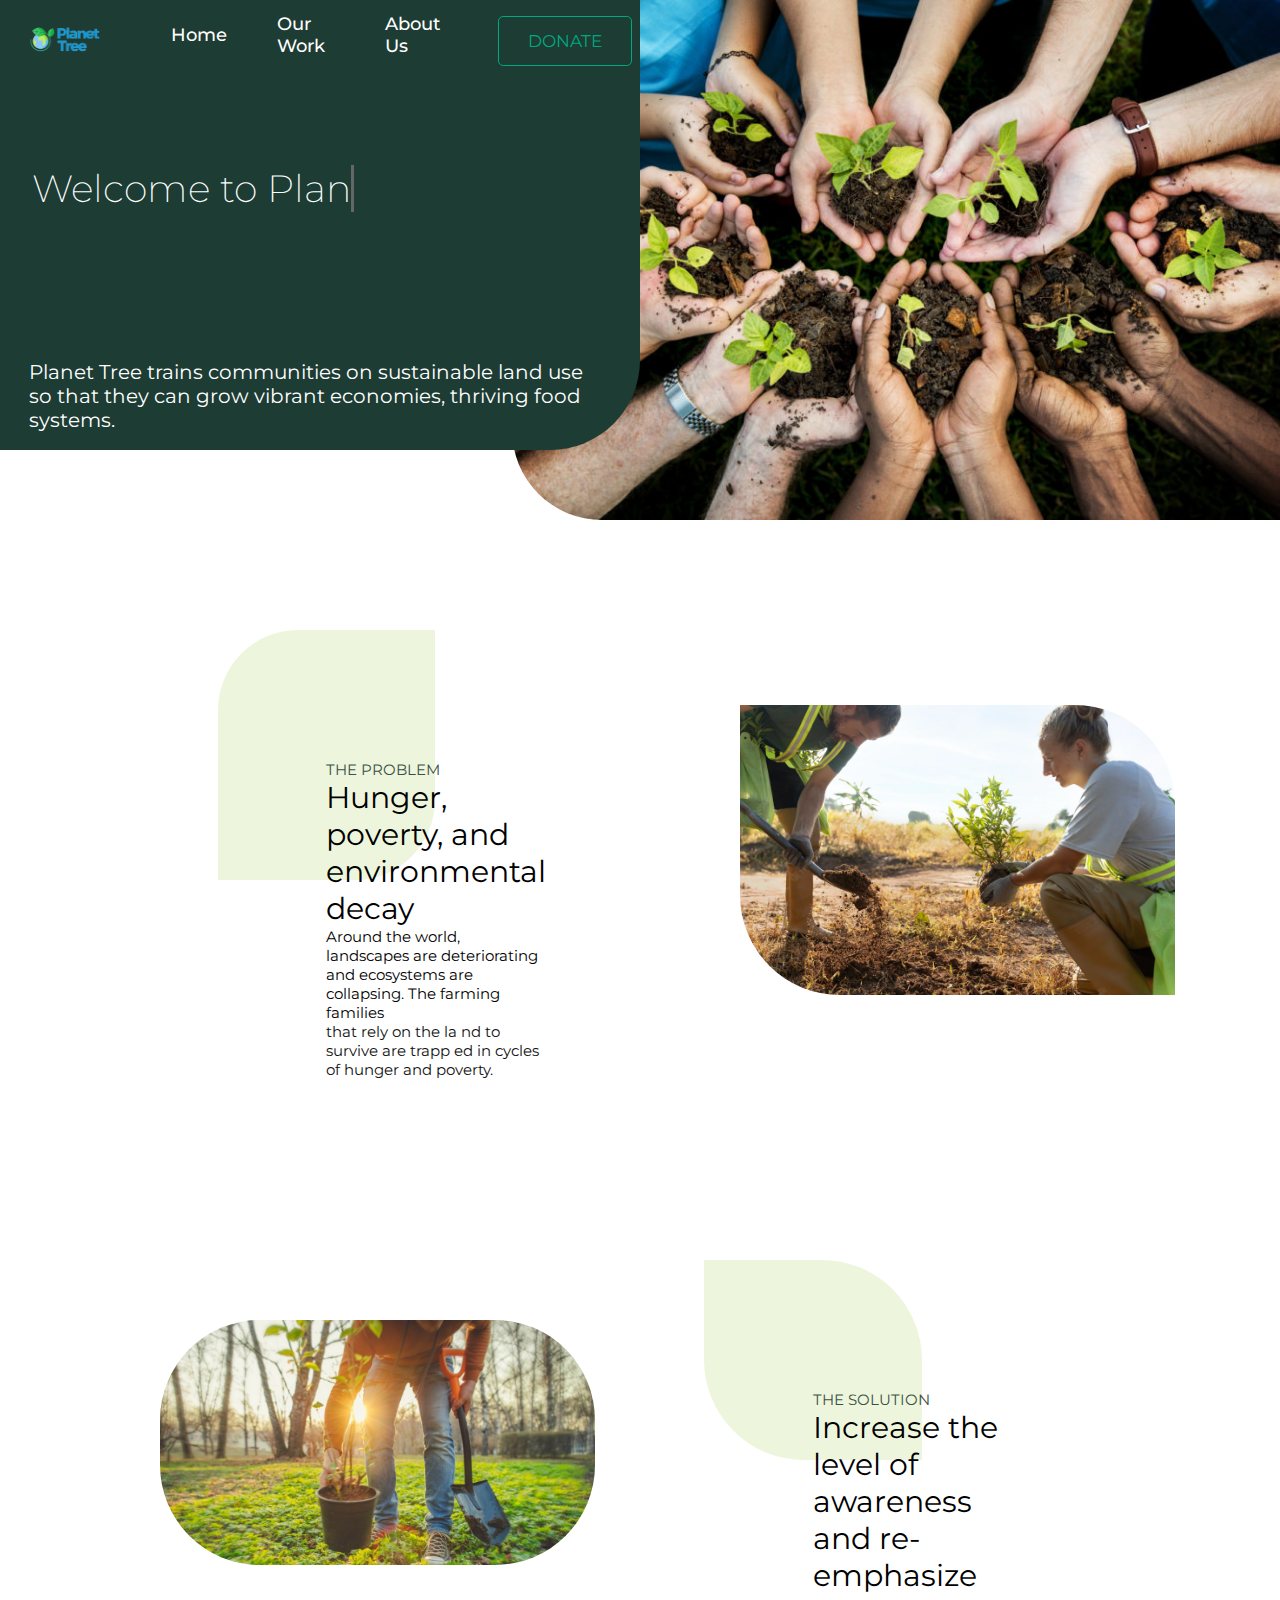
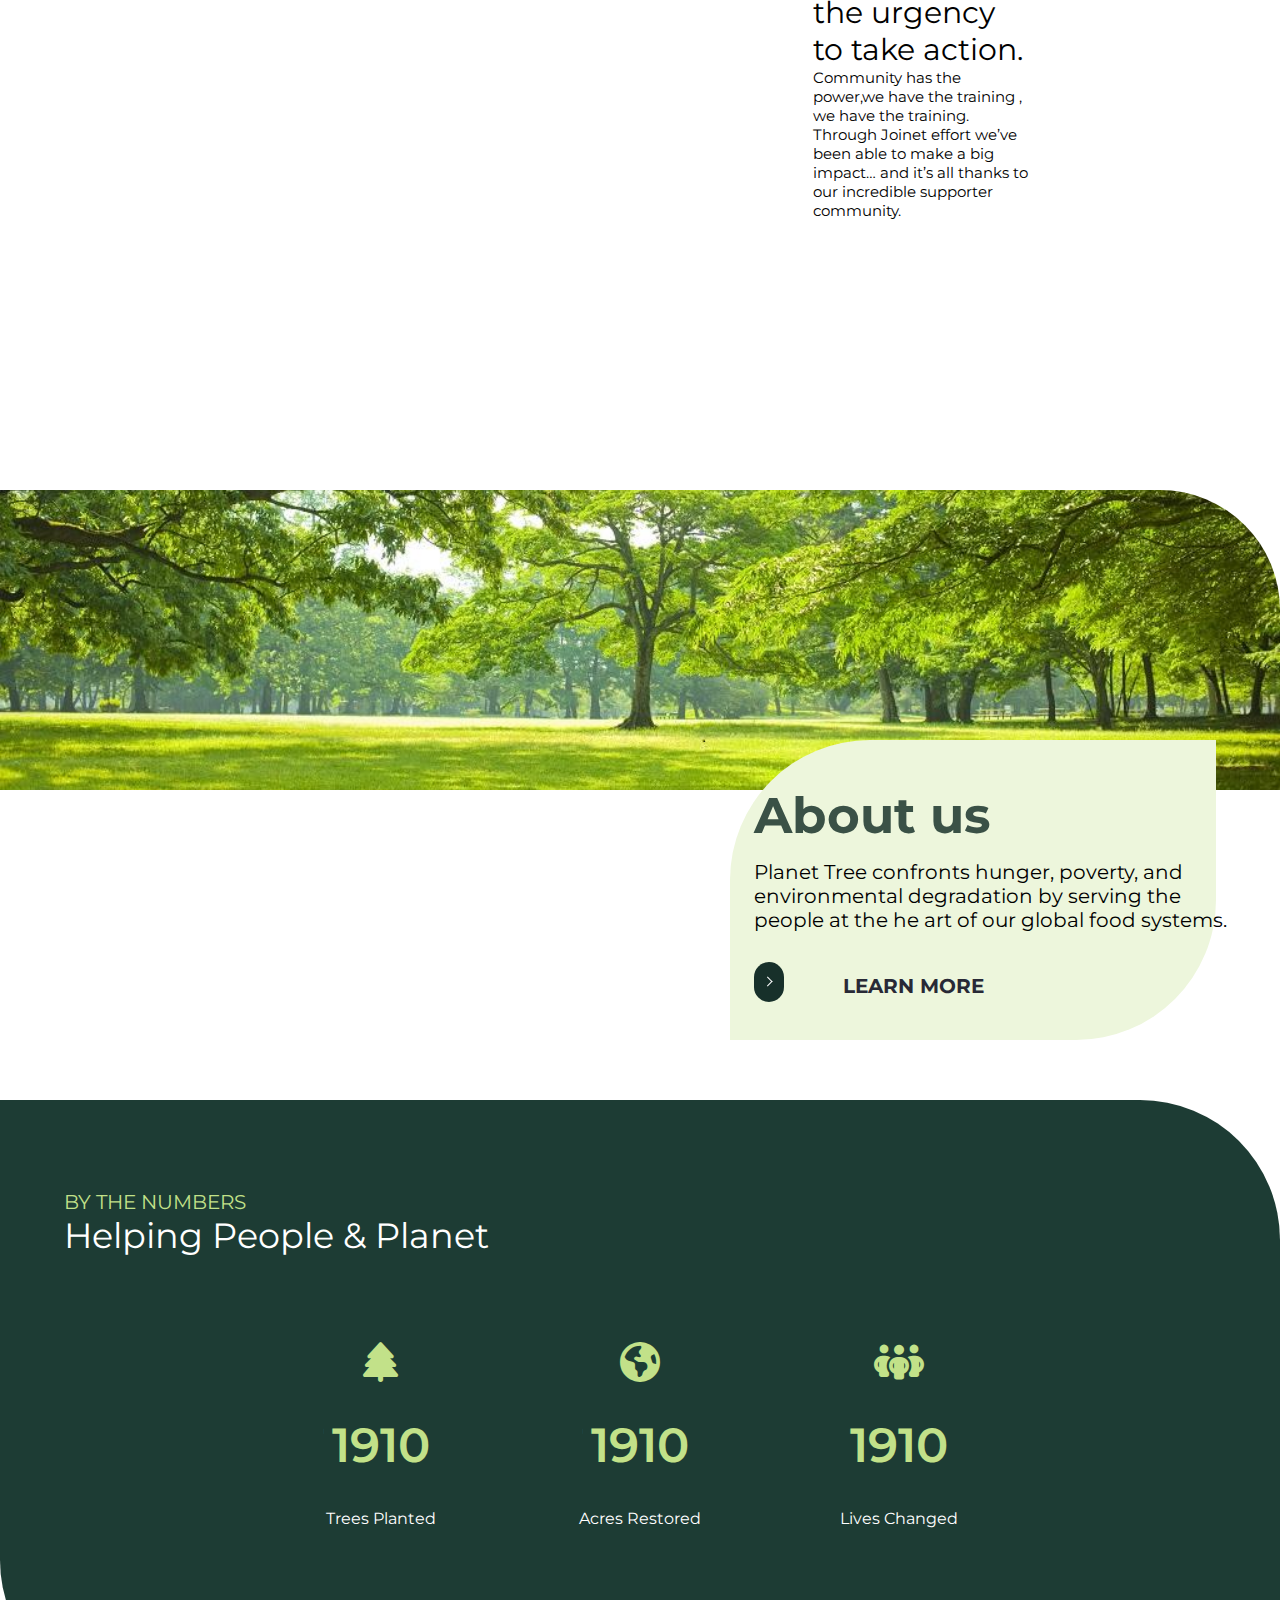
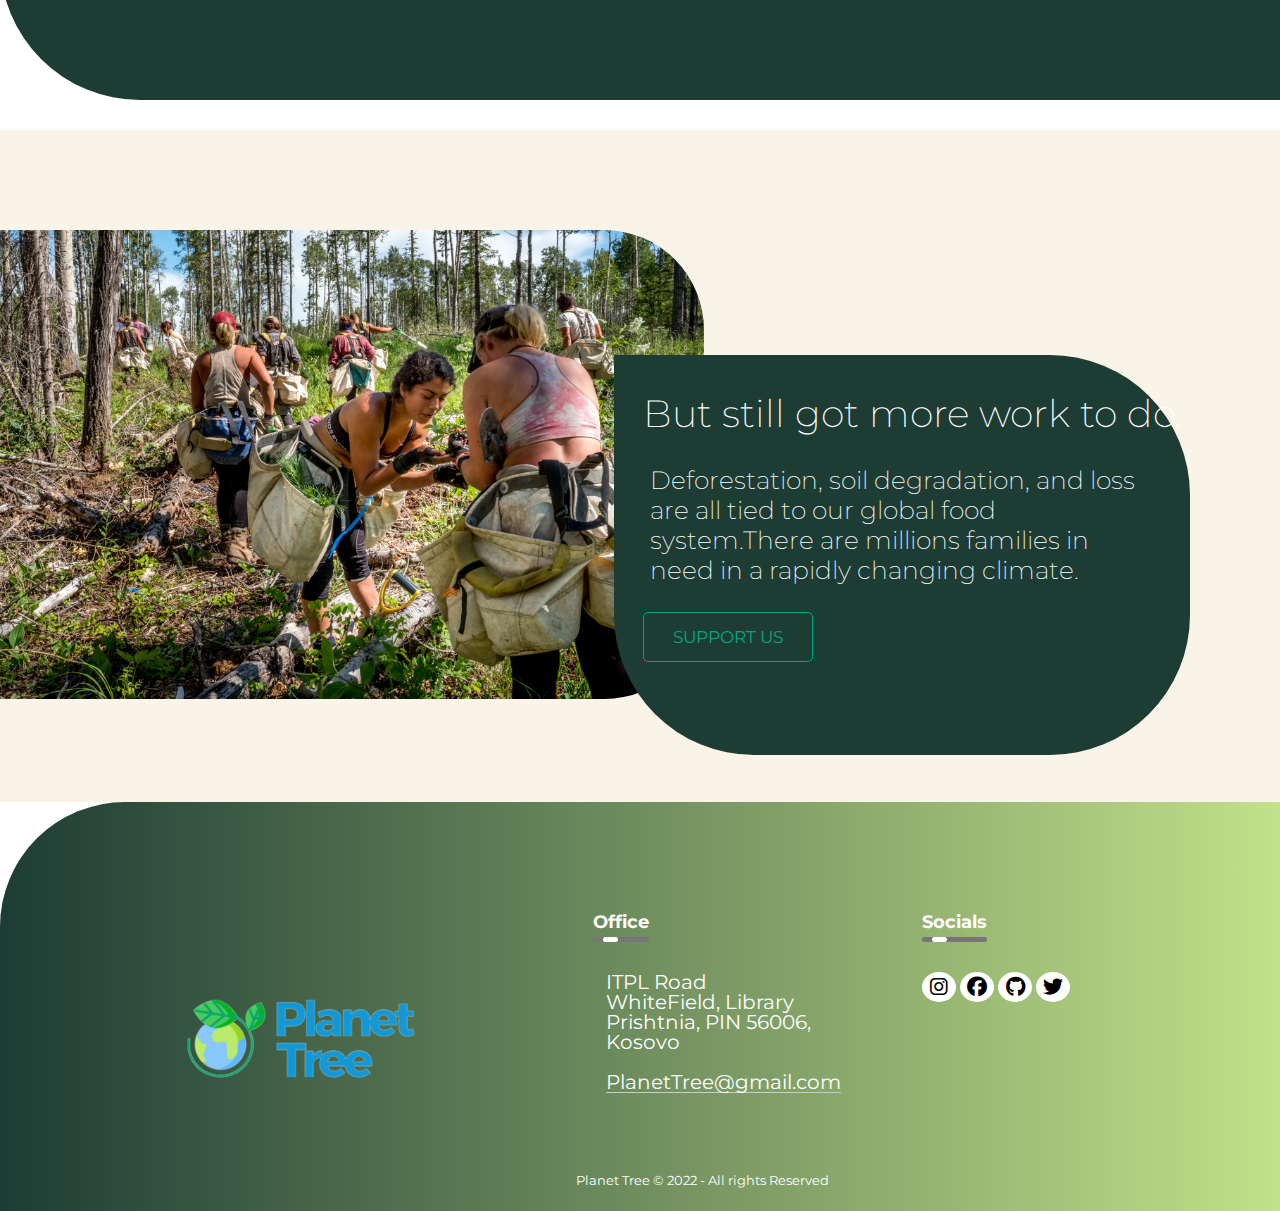
<file: index.html>
<!DOCTYPE html>
<html lang="en">
<head>
    <meta charset="UTF-8">
    <meta http-equiv="X-UA-Compatible" content="IE=edge">
    <meta name="viewport" content="width=device-width, initial-scale=1.0">
    <title>Planet Tree</title>
<link rel="stylesheet" href="style.css">
<link rel="stylesheet" href="https://cdnjs.cloudflare.com/ajax/libs/font-awesome/6.2.0/css/all.min.css">
<script src="jquery-3.6.3.js">

</script>
</head>
<body>
 
<!-- NAV BAR -->

<div class="green_div">
    <nav class="navbar">
        
        <a href="index.html" class="nav-logo"><img src="images/plt_logo.png" class="logo"></a>
        
        <ul class="nav-menu">
            <li class="nav-item">
                <a href="index.html" class="nav-link">Home</a>
            </li>
            <li class="nav-item">
                <a href="ourwork.html" class="nav-link">Our Work</a>
            </li>
            <li class="nav-item">
                <a href="about.html" class="nav-link">About Us</a>
            </li>
            <li class="nav-item">
               
            </li>
            
        </ul>
        <div class="hamburger">
            <span class="bar" ></span>
            <span class="bar"></span>
            <span class="bar"></span>
        </div> 
        <a href="donate.html"><button class="button2"> Donate
        </button></a>
</nav>

<link href="https://fonts.googleapis.com/css?family=Raleway:200,100,400" rel="stylesheet" type="text/css" />
<h1>Welcome to
  <span
     class="txt-rotate"
     data-period="2000"
     data-rotate='[ "Planet Tree", "The place that helps everyone."]'></span>
</h1>
<div class="short-text">
<p>Planet Tree  trains communities on sustainable land use so that they can grow vibrant economies, thriving food systems.</p>      
</div>
</div>
</body>
<img src="images/trees-for-the-future.jpg" class="tree-person">
<!-- SECTION 1 -->

<section class="sec1">
        <div class="sec1_div"> 
            <p class="p_1">THE PROBLEM</p>
            <p class="p_2"> Hunger, poverty, and environmental decay </p>
            <p class="p_3" >Around the world, landscapes are deteriorating and ecosystems are collapsing. The farming families </p><p class="p_3-1"> that rely on the la
                nd to survive are trapp
                ed in cycles of hunger and poverty. </p>
            <div class="div-image">
                <img src="images/plant-tree.webp" class="img-size">
            </div>
        </div>
    
    </section>

 
<!-- SECTION 2 -->
    <section class="sec2">
        <div class="sec2_div"> 
            <p class="p1_1">THE SOLUTION</p>
            <p class="p1_2"> Increase the level of awareness and re-emphasize the urgency to take action. </p>
            <p class="p1_3" >Community has the power,we have the training , we have the training.  Through Joinet effort  we’ve been able to make a big impact… 
                and it’s all thanks to our incredible supporter community. </p>
            <div class="div-image">
                <img src="images/tree-planter.jpg" class="img-size1">
            </div>
        </div>
    
    </section>
    
    
    <!--SECTION 3  -->
    
    <section class="sec3">
        <div class="sec3_div">
            <img src="images/trees.jpg" class="img_div3" >
            </div>
              <div class="sec3-div">
              <p class="sec-font1"> About us </p>
              <p class="sec3-p">Planet Tree confronts hunger, poverty, and environmental degradation by serving the people at the he
                art of our global food systems.</p>
             <a href="about.html"><button class="learn-more" >
                <span class="circle" aria-hidden="true">
                <span class="icon arrow"></span>
                </span>
                <span class="button-text">Learn More</span>
              </button></a> 
            </div>
            </div>
        
    </section>

    <!-- SECTION 4 -->

    <section class="sec4">
        <div class="sec4_div">
            <div class="align-by">
                <p class="p_4-1">BY THE NUMBERS</p>
                <p  class="p_4-2">Helping People & Planet</p></div>
            <!-- PJESA E JAVASCRIPT PER NUMBRAT -->
            <div class="wrapper">
                <div class="container">
        <i class="fa-solid fa-tree"></i><!-- Kjo osht nje ikone qe e kom gjet ne Font Awesome  -->
        <span class="num" data-val="23000">000000</span>
         <span class="text"> Trees Planted</span>
    </div>
    
    <div class="container">
        <i class="fa-solid fa-earth-americas" ></i>
         <span class="num" data-val="7100">0000</span>
         <span class="text">Acres Restored</span>
    </div>
    <div class="container">
        <i class="fa-solid fa-people-group"></i>
         <span class="num" data-val="3320">0000</span>
         <span class="text">Lives Changed</span>
    </div>    
</div>
</div>
</section>
 
<!-- SECTION 5 -->

<section class="sec5">
    <img src="images/tree-planter1.jpg" class="tree-img2">
    <div class="sec5-div">
        <h1 class="h1_sec5">But still got more work to do.</h1>
        <div class="sec5-short">
        <h1 class="h1-sec5-1">Deforestation, soil degradation, and  loss are all tied to our global food system.There are millions  families in need in a rapidly changing climate.</h1>
    </div>
        <a href="donate.html"> <button class="button1"> Support Us
        </button></a>
    </div>
</section>



<!-- FOOTER -->
   
<footer>
    <div class="row">
        <div class= "col">
            <img src="images/plt_logo.png" class= "logo1">
            <p> </p>
        </div>
        <div class="col">
            <h3>Office <div class="underline"><span></span></div></h3>
            <p>ITPL Road</p>
            <p>WhiteField, Library</p>
            <p>Prishtnia, PIN 56006, Kosovo</p>
            <p class="email-id">PlanetTree@gmail.com</p>
        </div>
   
        <div class="col">
            <h3>Socials  <div class="underline"><span></span></div></h3>
            <div class="social-icons">
            <a href="https://www.instagram.com/diellgovori/"> <i class="fa-brands fa-instagram"></i></a>
            <a href="https://www.facebook.com/diell.govori.5"><i class="fa-brands fa-facebook" style="display:inline-block"></i></a>
            <a href="https://github.com/Diell-developer"><i class="fa-brands fa-github"></i></a>
           <a href="#"><i class="fa-brands fa-twitter"></i></a>
        </div>
    </div>
    <p class="copyright">Planet Tree ©  2022 - All rights Reserved</p> 
</div>
    
</div>


</footer>


<script src="app.js">
 </script>
</body>
</html>
</file>
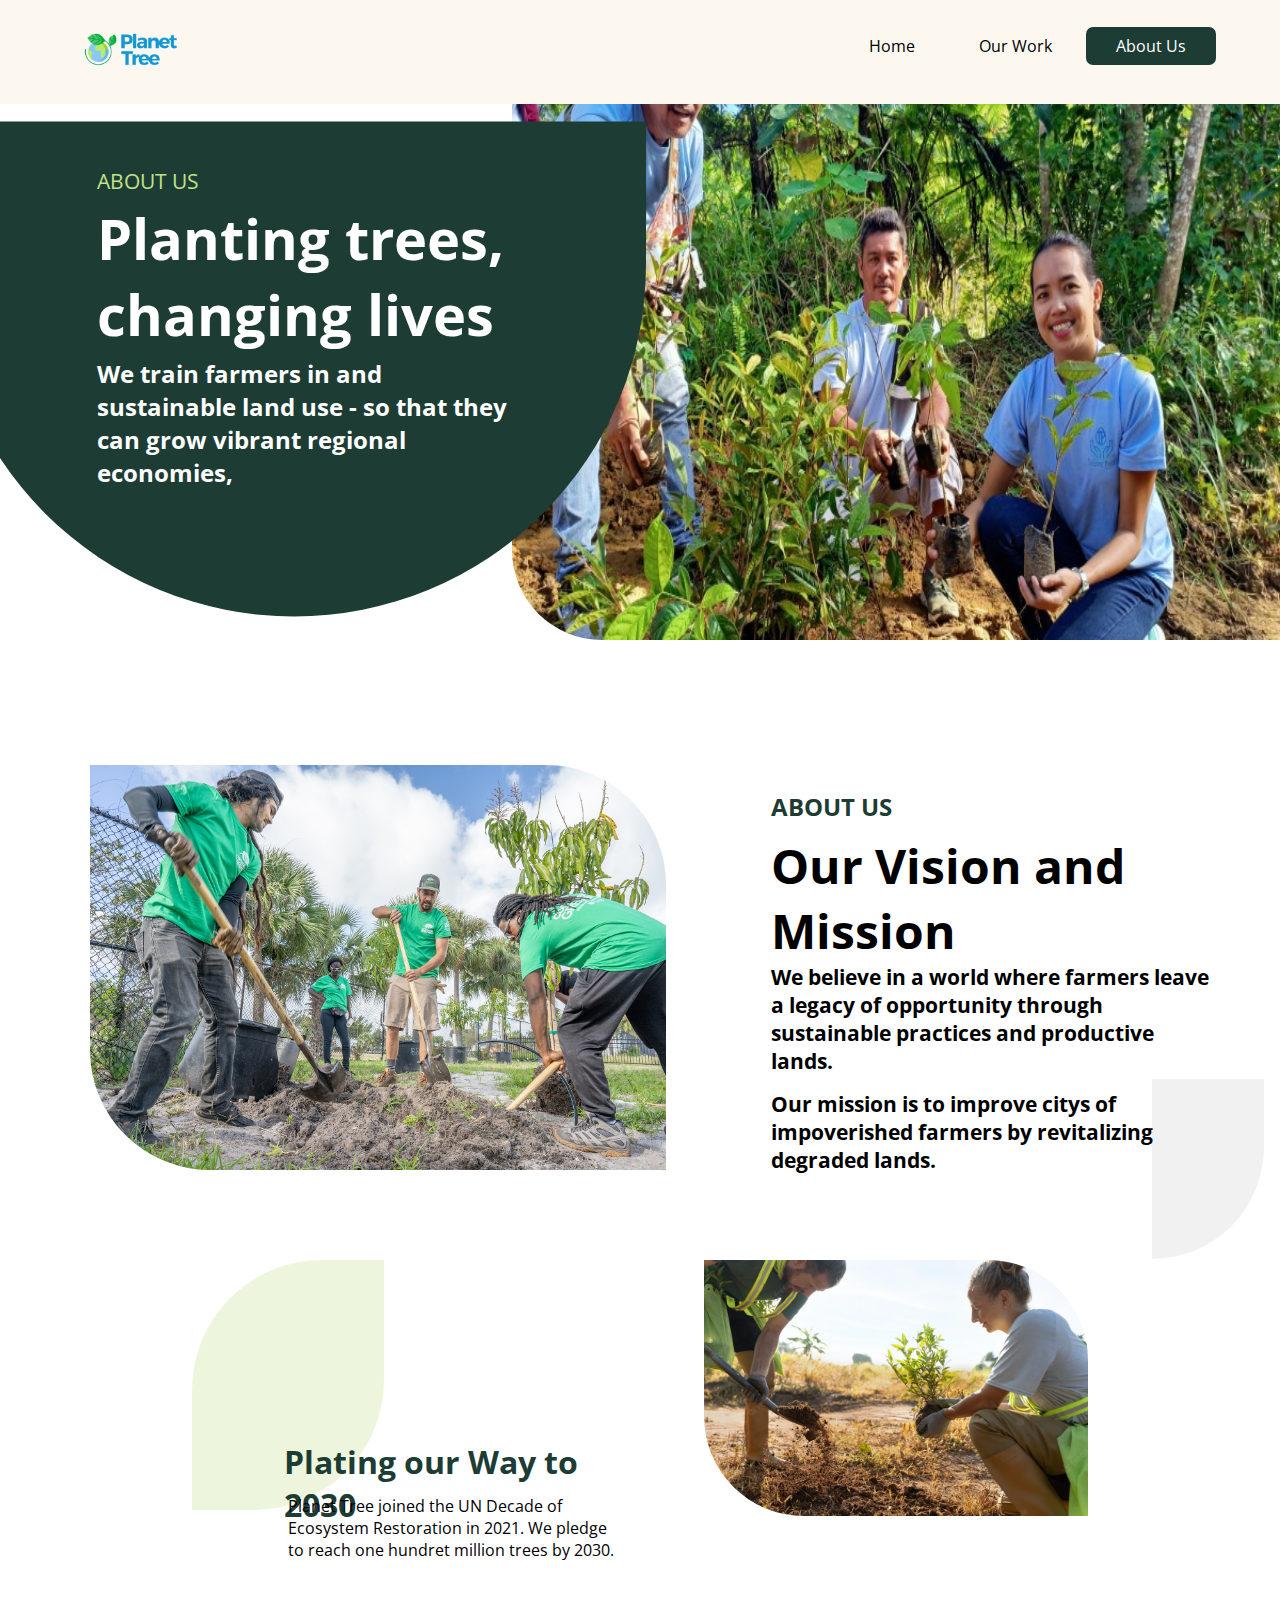
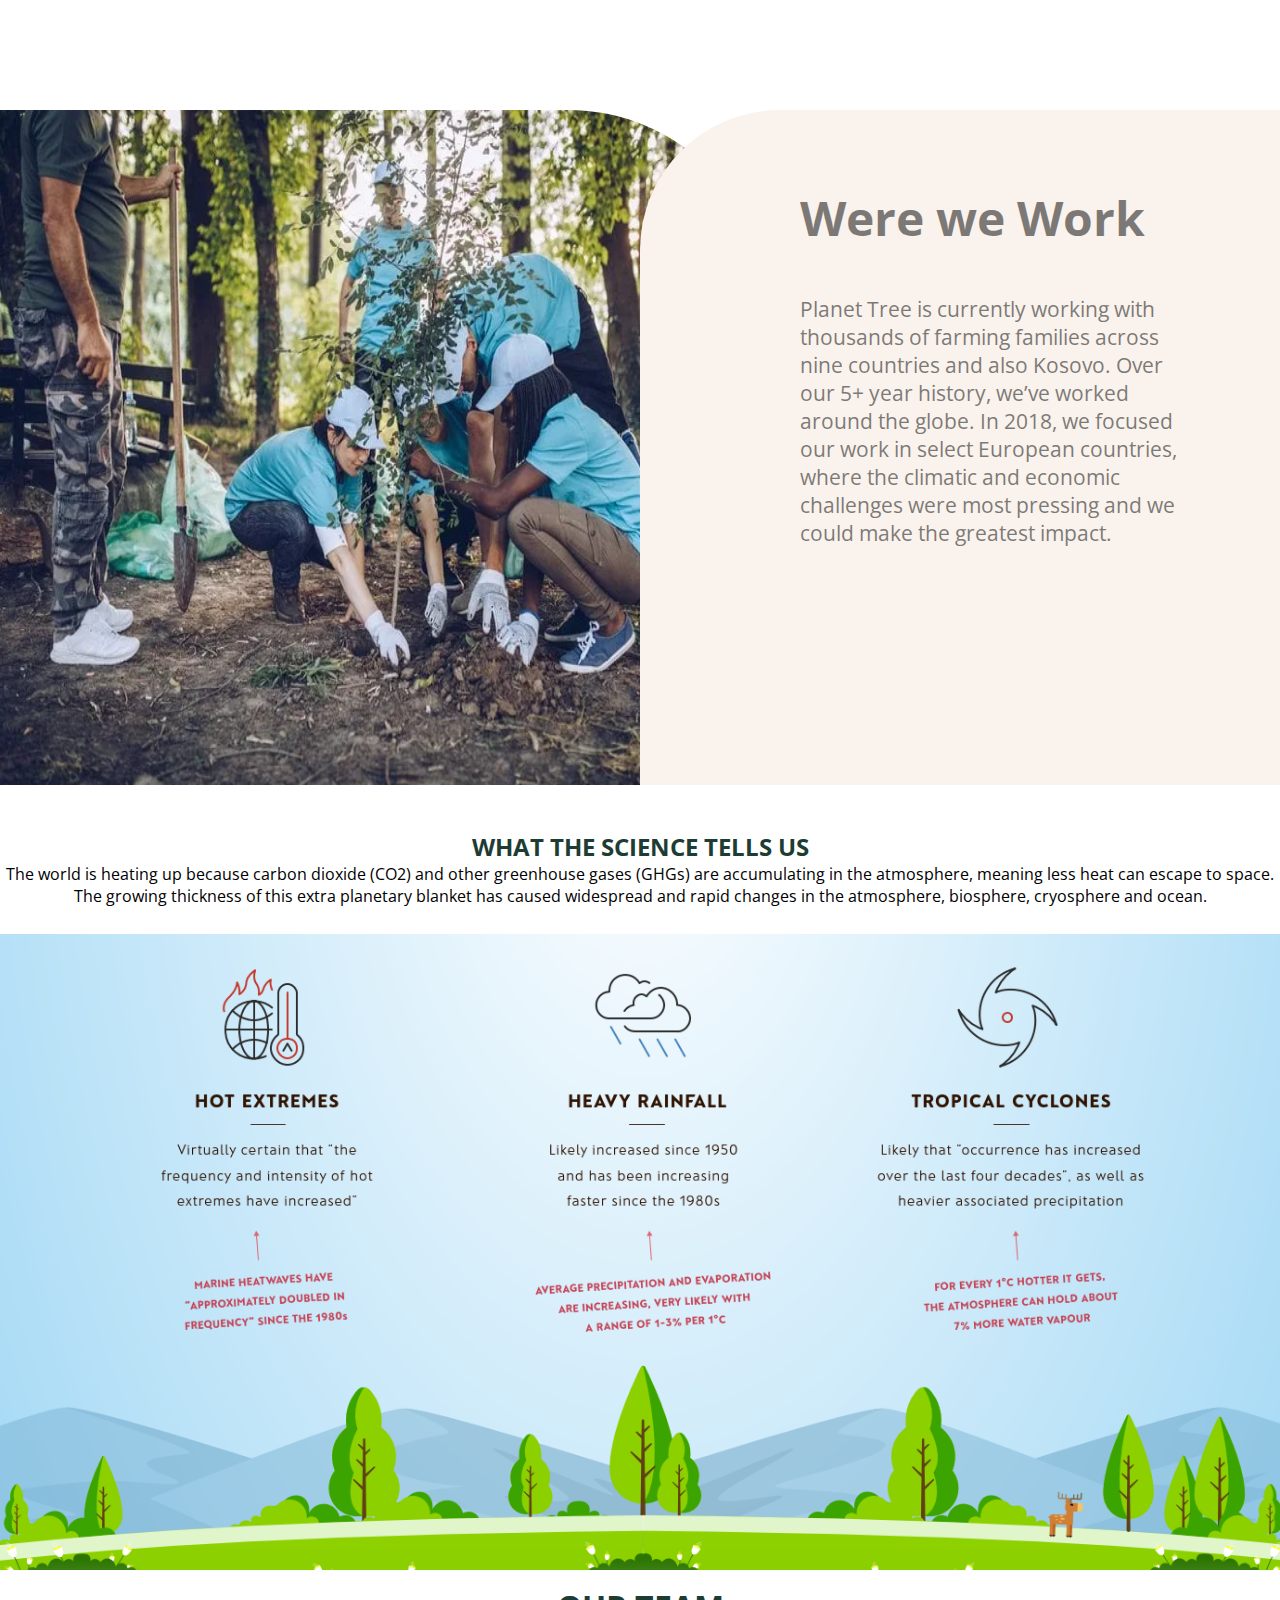
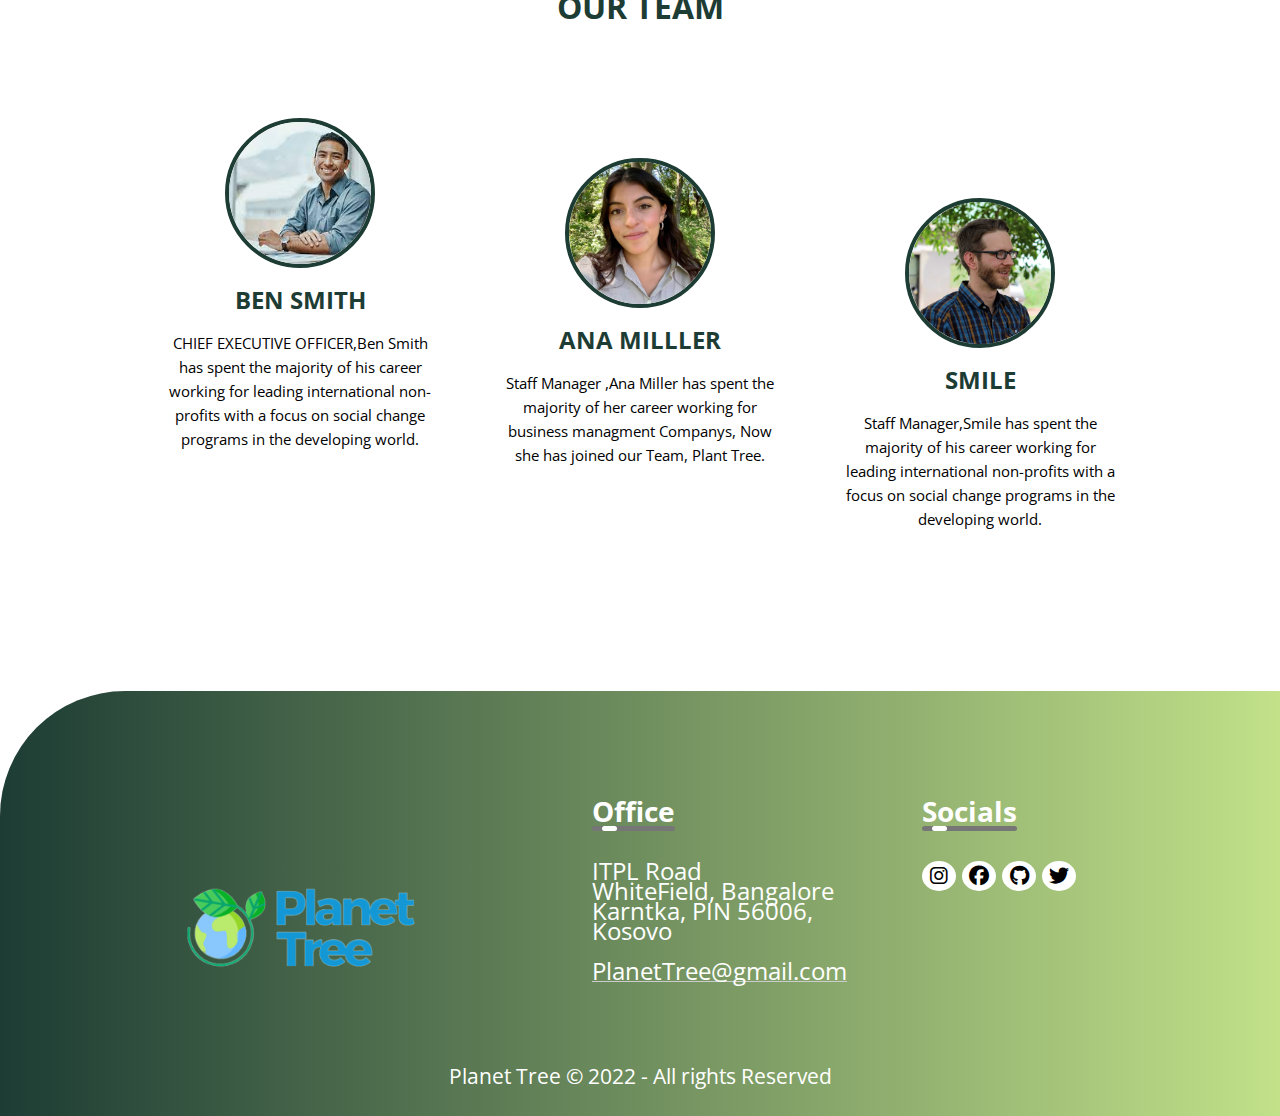
<file: about.html>
<!DOCTYPE html>
<html lang="en">
<head>
    <meta charset="UTF-8">
    <meta http-equiv="X-UA-Compatible" content="IE=edge">
    <meta name="viewport" content="width=device-width, initial-scale=1.0">
    <title>About Us</title>
    <link rel="stylesheet" href="style2.css">
    <link rel="stylesheet" href="https://cdnjs.cloudflare.com/ajax/libs/font-awesome/6.2.0/css/all.min.css">
</head>
<body>
   
    <!-- NAVBARI -->
   
    <nav>
        <a href="index.html"><img src="images/plt_logo.png" class="logo"></a>  
           <input type="checkbox" id="checkbox">
           <label for="checkbox" id="icon">
           <svg  fill="none" stroke="currentColor" viewBox="0 0 24 24" xmlns="http://www.w3.org/2000/svg"><path stroke-linecap="round" stroke-linejoin="round" stroke-width="2" d="M4 6h16M4 12h8m-8 6h16"></path></svg>
       </label>
           <ul>
               <li><a href="index.html" >Home</a></li>
               <li><a href="ourwork.html" >Our Work</a></li>
               <li><a href="about.html" class="active">About Us</a></li>
           </ul>
   </nav> 
   
   <!-- SECTION 1 -->
   
   <section class="sec1">
    <div class="semicircle">
    <div class="text-div">
    <p class="p_1">ABOUT US</p>
    <h1 class="h_1">Planting trees, changing lives</h1>
    <h1 class="h_2">We train farmers in  and sustainable land use - so that they can grow vibrant regional economies, </h1>
        </div>
        </div>
    <img src="images/plant-1.jpg" class="img3">

    <img src="images/plant-trree.jpg" class="img4">

    <div class="div_text1">
        <p class="p1_1">ABOUT US</p>
        <h1 class="h2_1">Our Vision and Mission</h1>
        <h1 class="h2_2">We believe in a world where farmers leave a legacy of opportunity through sustainable practices and productive lands.</h1>
        <h1 class="h2_3">Our mission is to improve citys of impoverished farmers by revitalizing degraded lands.</h1>
          <div class="small-obj"></div>
        </div>

        <div class="sec1_div"> </div> 
            <div class="sec1-text">
           <h1 class="h22_1">Plating our Way to 2030</h1>
           <p class="h3_1">Planet Tree joined the UN Decade of Ecosystem Restoration in 2021. We pledge to reach one hundret million trees by 2030.</p>
        </div>
        <div class="div-image">
            <img src="images/plant-tree.webp" class="img-size">
        </div>
    </section>   

<!-- SECTION 2 -->

<section class="sec2">
    <div class="sec2-div">
        <div class="div2-text">
        <h1 class="p2_1">Were we Work</h1>
        <p class="p2_2">Planet Tree is currently working with thousands of farming families across nine countries and also Kosovo. Over our 5+ year history, we’ve worked around the globe. In 2018, we focused our work in select European countries, where the climatic and economic challenges were most pressing and we could make the greatest impact. </p>
        
    </div>
    </div>
<img src="images/plantt-treee.webp" class="img5">
<div class="science-div">
    <h1 class="sci_1">WHAT THE SCIENCE TELLS US</h1>
    
    <p>The world is heating up because carbon dioxide (CO2) and other greenhouse gases (GHGs) are accumulating in 
        the atmosphere, meaning less heat can escape to space. The growing thickness of this extra planetary blanket 
        has caused widespread and rapid changes in the atmosphere, biosphere, cryosphere and ocean.</p>
</div>

</section>

<img src="images/global.png" class="cap1">


<!-- SECTION 3 -->

<section>
    <h1 class="title">OUR TEAM</h1>
    <div class="team-row">
        <div class="member">
            <img src="images/prof3.jfif">
            <h2>Ben Smith</h2>
            <p>CHIEF EXECUTIVE OFFICER,Ben Smith has spent the majority of his career working for leading international non-profits with a focus on social change programs in the developing world.</p>
        </div>
        <div class="team-row">
            <div class="member">
                <img src="images/prof2.jpeg">
                <h2>Ana Milller</h2>
                <p>Staff Manager ,Ana Miller has spent the majority of her career working for business managment Companys, Now she has joined our Team, Plant Tree.</p>
            </div>
            <div class="team-row">
                <div class="member">
                    <img src="images/prof1.jpg">
                    <h2>Smile</h2>
                    <p>Staff Manager,Smile has spent the majority of his career working for leading international non-profits with a focus on social change programs in the developing world.</p>
            </div>
    </div>
</section>

<!-- FOOTER -->


<footer>
    <div class="row">
        <div class= "col">
            <img src="images/plt_logo.png" class= "logo1">
            <p> </p>
        </div>
        <div class="col">
            <h3>Office <div class="underline"><span></span></div></h3>
            <p>ITPL Road</p>
            <p>WhiteField, Bangalore</p>
            <p>Karntka, PIN 56006, Kosovo</p>
            <p class="email-id">PlanetTree@gmail.com</p>
        </div>
   
        <div class="col">
            <h3>Socials  <div class="underline"><span></span></div></h3>
            <div class="social-icons">
            <a href="https://www.instagram.com/diellgovori/"> <i class="fa-brands fa-instagram"></i></a>
            <a href="https://www.facebook.com/diell.govori.5"><i class="fa-brands fa-facebook" style="display:inline-block"></i></a>
            <a href="https://github.com/Diell-developer"><i class="fa-brands fa-github"></i></a>
           <a href="#"><i class="fa-brands fa-twitter"></i></a>
        </div>
    </div>
    </div>
</div>

<p class="copyright" style="font-size: 1.3rem;">Planet Tree ©  2022 - All rights Reserved</p>
</footer>

</body>
</html>
</file>
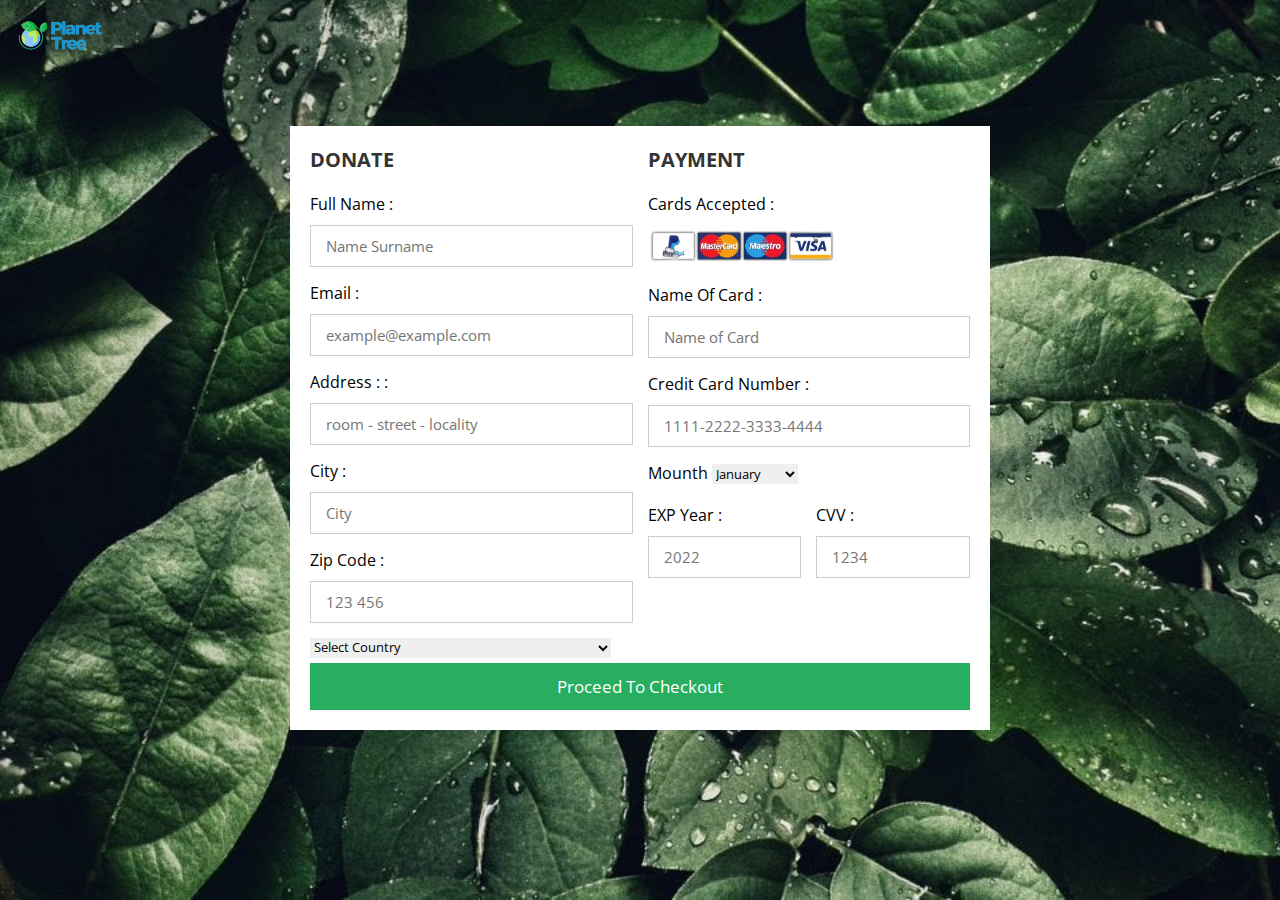
<file: donate.html>
<!DOCTYPE html>
<html lang="en">
<head>
    <meta charset="UTF-8">
    <meta http-equiv="X-UA-Compatible" content="IE=edge">
    <meta name="viewport" content="width=device-width, initial-scale=1.0">
    <title>Donate</title>
   <link rel="stylesheet" href="donate.css"> 
</head>
<body>
   
   
    <div class="container">
      <a href="index.html">  <img src="images/plt_logo.png" class="logo"></a>
        <form action="">
            <div class="row">
                <div class="col">
                    <h3 class="title">Donate</h3>
                    
                    <!-- CODI PER INFORMACIONIN E CAKUTAR -->

                    <div class="inputBox">
                    <span>Full name :</span>
                    <input type="text" placeholder="Name Surname">
                </div>
                <div class="inputBox">
                    <span>Email :</span>
                    <input type="text" placeholder="example@example.com">
                </div>
                <div class="inputBox">
                    <span> Address :</Address> :</span>
                    <input type="text" placeholder="room - street - locality">
                </div>
                <div class="inputBox">
                    <span>city  :</span>
                    <input type="text" placeholder="City">
                </div>
                <div class="inputBox">
                    <span>zip code :</span>
                    <input type="text" placeholder="123 456">
                </div>
                
                    <!-- CODI PER SHTETET  -->

                <div class="flex">
                    <select id="country" name="country">
                        <option>select country</option>
                        <option value="AF">Afghanistan</option>
                        <option value="AX">Aland Islands</option>
                        <option value="AL">Albania</option>
                        <option value="DZ">Algeria</option>
                        <option value="AS">American Samoa</option>
                        <option value="AD">Andorra</option>
                        <option value="AO">Angola</option>
                        <option value="AI">Anguilla</option>
                        <option value="AQ">Antarctica</option>
                        <option value="AG">Antigua and Barbuda</option>
                        <option value="AR">Argentina</option>
                        <option value="AM">Armenia</option>
                        <option value="AW">Aruba</option>
                        <option value="AU">Australia</option>
                        <option value="AT">Austria</option>
                        <option value="AZ">Azerbaijan</option>
                        <option value="BS">Bahamas</option>
                        <option value="BH">Bahrain</option>
                        <option value="BD">Bangladesh</option>
                        <option value="BB">Barbados</option>
                        <option value="BY">Belarus</option>
                        <option value="BE">Belgium</option>
                        <option value="BZ">Belize</option>
                        <option value="BJ">Benin</option>
                        <option value="BM">Bermuda</option>
                        <option value="BT">Bhutan</option>
                        <option value="BO">Bolivia</option>
                        <option value="BQ">Bonaire, Sint Eustatius and Saba</option>
                        <option value="BA">Bosnia and Herzegovina</option>
                        <option value="BW">Botswana</option>
                        <option value="BV">Bouvet Island</option>
                        <option value="BR">Brazil</option>
                        <option value="IO">British Indian Ocean Territory</option>
                        <option value="BN">Brunei Darussalam</option>
                        <option value="BG">Bulgaria</option>
                        <option value="BF">Burkina Faso</option>
                        <option value="BI">Burundi</option>
                        <option value="KH">Cambodia</option>
                        <option value="CM">Cameroon</option>
                        <option value="CA">Canada</option>
                        <option value="CV">Cape Verde</option>
                        <option value="KY">Cayman Islands</option>
                        <option value="CF">Central African Republic</option>
                        <option value="TD">Chad</option>
                        <option value="CL">Chile</option>
                        <option value="CN">China</option>
                        <option value="CX">Christmas Island</option>
                        <option value="CC">Cocos (Keeling) Islands</option>
                        <option value="CO">Colombia</option>
                        <option value="KM">Comoros</option>
                        <option value="CG">Congo</option>
                        <option value="CD">Congo, Democratic Republic of the Congo</option>
                        <option value="CK">Cook Islands</option>
                        <option value="CR">Costa Rica</option>
                        <option value="CI">Cote D'Ivoire</option>
                        <option value="HR">Croatia</option>
                        <option value="CU">Cuba</option>
                        <option value="CW">Curacao</option>
                        <option value="CY">Cyprus</option>
                        <option value="CZ">Czech Republic</option>
                        <option value="DK">Denmark</option>
                        <option value="DJ">Djibouti</option>
                        <option value="DM">Dominica</option>
                        <option value="DO">Dominican Republic</option>
                        <option value="EC">Ecuador</option>
                        <option value="EG">Egypt</option>
                        <option value="SV">El Salvador</option>
                        <option value="GQ">Equatorial Guinea</option>
                        <option value="ER">Eritrea</option>
                        <option value="EE">Estonia</option>
                        <option value="ET">Ethiopia</option>
                        <option value="FK">Falkland Islands (Malvinas)</option>
                        <option value="FO">Faroe Islands</option>
                        <option value="FJ">Fiji</option>
                        <option value="FI">Finland</option>
                        <option value="FR">France</option>
                        <option value="GF">French Guiana</option>
                        <option value="PF">French Polynesia</option>
                        <option value="TF">French Southern Territories</option>
                        <option value="GA">Gabon</option>
                        <option value="GM">Gambia</option>
                        <option value="GE">Georgia</option>
                        <option value="DE">Germany</option>
                        <option value="GH">Ghana</option>
                        <option value="GI">Gibraltar</option>
                        <option value="GR">Greece</option>
                        <option value="GL">Greenland</option>
                        <option value="GD">Grenada</option>
                        <option value="GP">Guadeloupe</option>
                        <option value="GU">Guam</option>
                        <option value="GT">Guatemala</option>
                        <option value="GG">Guernsey</option>
                        <option value="GN">Guinea</option>
                        <option value="GW">Guinea-Bissau</option>
                        <option value="GY">Guyana</option>
                        <option value="HT">Haiti</option>
                        <option value="HM">Heard Island and Mcdonald Islands</option>
                        <option value="VA">Holy See (Vatican City State)</option>
                        <option value="HN">Honduras</option>
                        <option value="HK">Hong Kong</option>
                        <option value="HU">Hungary</option>
                        <option value="IS">Iceland</option>
                        <option value="IN">India</option>
                        <option value="ID">Indonesia</option>
                        <option value="IR">Iran, Islamic Republic of</option>
                        <option value="IQ">Iraq</option>
                        <option value="IE">Ireland</option>
                        <option value="IM">Isle of Man</option>
                        <option value="IL">Israel</option>
                        <option value="IT">Italy</option>
                        <option value="JM">Jamaica</option>
                        <option value="JP">Japan</option>
                        <option value="JE">Jersey</option>
                        <option value="JO">Jordan</option>
                        <option value="KZ">Kazakhstan</option>
                        <option value="KE">Kenya</option>
                        <option value="KI">Kiribati</option>
                        <option value="KP">Korea, Democratic People's Republic of</option>
                        <option value="KR">Korea, Republic of</option>
                        <option value="XK">Kosovo</option>
                        <option value="KW">Kuwait</option>
                        <option value="KG">Kyrgyzstan</option>
                        <option value="LA">Lao People's Democratic Republic</option>
                        <option value="LV">Latvia</option>
                        <option value="LB">Lebanon</option>
                        <option value="LS">Lesotho</option>
                        <option value="LR">Liberia</option>
                        <option value="LY">Libyan Arab Jamahiriya</option>
                        <option value="LI">Liechtenstein</option>
                        <option value="LT">Lithuania</option>
                        <option value="LU">Luxembourg</option>
                        <option value="MO">Macao</option>
                        <option value="MK">Macedonia, the Former Yugoslav Republic of</option>
                        <option value="MG">Madagascar</option>
                        <option value="MW">Malawi</option>
                        <option value="MY">Malaysia</option>
                        <option value="MV">Maldives</option>
                        <option value="ML">Mali</option>
                        <option value="MT">Malta</option>
                        <option value="MH">Marshall Islands</option>
                        <option value="MQ">Martinique</option>
                        <option value="MR">Mauritania</option>
                        <option value="MU">Mauritius</option>
                        <option value="YT">Mayotte</option>
                        <option value="MX">Mexico</option>
                        <option value="FM">Micronesia, Federated States of</option>
                        <option value="MD">Moldova, Republic of</option>
                        <option value="MC">Monaco</option>
                        <option value="MN">Mongolia</option>
                        <option value="ME">Montenegro</option>
                        <option value="MS">Montserrat</option>
                        <option value="MA">Morocco</option>
                        <option value="MZ">Mozambique</option>
                        <option value="MM">Myanmar</option>
                        <option value="NA">Namibia</option>
                        <option value="NR">Nauru</option>
                        <option value="NP">Nepal</option>
                        <option value="NL">Netherlands</option>
                        <option value="AN">Netherlands Antilles</option>
                        <option value="NC">New Caledonia</option>
                        <option value="NZ">New Zealand</option>
                        <option value="NI">Nicaragua</option>
                        <option value="NE">Niger</option>
                        <option value="NG">Nigeria</option>
                        <option value="NU">Niue</option>
                        <option value="NF">Norfolk Island</option>
                        <option value="MP">Northern Mariana Islands</option>
                        <option value="NO">Norway</option>
                        <option value="OM">Oman</option>
                        <option value="PK">Pakistan</option>
                        <option value="PW">Palau</option>
                        <option value="PS">Palestinian Territory, Occupied</option>
                        <option value="PA">Panama</option>
                        <option value="PG">Papua New Guinea</option>
                        <option value="PY">Paraguay</option>
                        <option value="PE">Peru</option>
                        <option value="PH">Philippines</option>
                        <option value="PN">Pitcairn</option>
                        <option value="PL">Poland</option>
                        <option value="PT">Portugal</option>
                        <option value="PR">Puerto Rico</option>
                        <option value="QA">Qatar</option>
                        <option value="RE">Reunion</option>
                        <option value="RO">Romania</option>
                        <option value="RU">Russian Federation</option>
                        <option value="RW">Rwanda</option>
                        <option value="BL">Saint Barthelemy</option>
                        <option value="SH">Saint Helena</option>
                        <option value="KN">Saint Kitts and Nevis</option>
                        <option value="LC">Saint Lucia</option>
                        <option value="MF">Saint Martin</option>
                        <option value="PM">Saint Pierre and Miquelon</option>
                        <option value="VC">Saint Vincent and the Grenadines</option>
                        <option value="WS">Samoa</option>
                        <option value="SM">San Marino</option>
                        <option value="ST">Sao Tome and Principe</option>
                        <option value="SA">Saudi Arabia</option>
                        <option value="SN">Senegal</option>
                        <option value="RS">Serbia</option>
                        <option value="CS">Serbia and Montenegro</option>
                        <option value="SC">Seychelles</option>
                        <option value="SL">Sierra Leone</option>
                        <option value="SG">Singapore</option>
                        <option value="SX">Sint Maarten</option>
                        <option value="SK">Slovakia</option>
                        <option value="SI">Slovenia</option>
                        <option value="SB">Solomon Islands</option>
                        <option value="SO">Somalia</option>
                        <option value="ZA">South Africa</option>
                        <option value="GS">South Georgia and the South Sandwich Islands</option>
                        <option value="SS">South Sudan</option>
                        <option value="ES">Spain</option>
                        <option value="LK">Sri Lanka</option>
                        <option value="SD">Sudan</option>
                        <option value="SR">Suriname</option>
                        <option value="SJ">Svalbard and Jan Mayen</option>
                        <option value="SZ">Swaziland</option>
                        <option value="SE">Sweden</option>
                        <option value="CH">Switzerland</option>
                        <option value="SY">Syrian Arab Republic</option>
                        <option value="TW">Taiwan, Province of China</option>
                        <option value="TJ">Tajikistan</option>
                        <option value="TZ">Tanzania, United Republic of</option>
                        <option value="TH">Thailand</option>
                        <option value="TL">Timor-Leste</option>
                        <option value="TG">Togo</option>
                        <option value="TK">Tokelau</option>
                        <option value="TO">Tonga</option>
                        <option value="TT">Trinidad and Tobago</option>
                        <option value="TN">Tunisia</option>
                        <option value="TR">Turkey</option>
                        <option value="TM">Turkmenistan</option>
                        <option value="TC">Turks and Caicos Islands</option>
                        <option value="TV">Tuvalu</option>
                        <option value="UG">Uganda</option>
                        <option value="UA">Ukraine</option>
                        <option value="AE">United Arab Emirates</option>
                        <option value="GB">United Kingdom</option>
                        <option value="US">United States</option>
                        <option value="UM">United States Minor Outlying Islands</option>
                        <option value="UY">Uruguay</option>
                        <option value="UZ">Uzbekistan</option>
                        <option value="VU">Vanuatu</option>
                        <option value="VE">Venezuela</option>
                        <option value="VN">Viet Nam</option>
                        <option value="VG">Virgin Islands, British</option>
                        <option value="VI">Virgin Islands, U.s.</option>
                        <option value="WF">Wallis and Futuna</option>
                        <option value="EH">Western Sahara</option>
                        <option value="YE">Yemen</option>
                        <option value="ZM">Zambia</option>
                        <option value="ZW">Zimbabwe</option>
                    </select>
                    
                
            </div>
        </div> 

        <div class="col">
            <h3 class="title">Payment</h3>
            
            <!-- PAGESA  -->

            <div class="inputBox">
            <span>cards accepted :</span>
            <img src="images/cards.png">
        </div>
        <div class="inputBox">
            <span>name of card :</span>
            <input type="text" placeholder="Name of Card">
        </div>
     
        <div class="inputBox">
            <span> credit card number :</span>
            <input type="text" placeholder="1111-2222-3333-4444">
        </div>
        <div class="inputBox">
            <label>Mounth</label>
            <select>
                <option>January</option>
                <option>February</option>
                <option>March</option>
                <option>April</option>
                <option>May</option>
                <option>June</option>
                <option>July</option>
                <option>August</option>
                <option>September</option>
                <option>October</option>
                <option>November</option>
                <option>December</option>
                
            </select>
        </div>
        <div class="flex">
        <div class="inputBox">
            <span>EXP year  :</span>
            <input type="text" placeholder="2022">
        </div>
        <div class="inputBox">
            <span>CVV :</span>
            <input type="text" placeholder="1234">
        </div>
    </div>
</div> 
</div>
   
<input type="submit" value="proceed to checkout" class="submit-btn">
</form>
    </div>
    
</body>
</html>
</file>
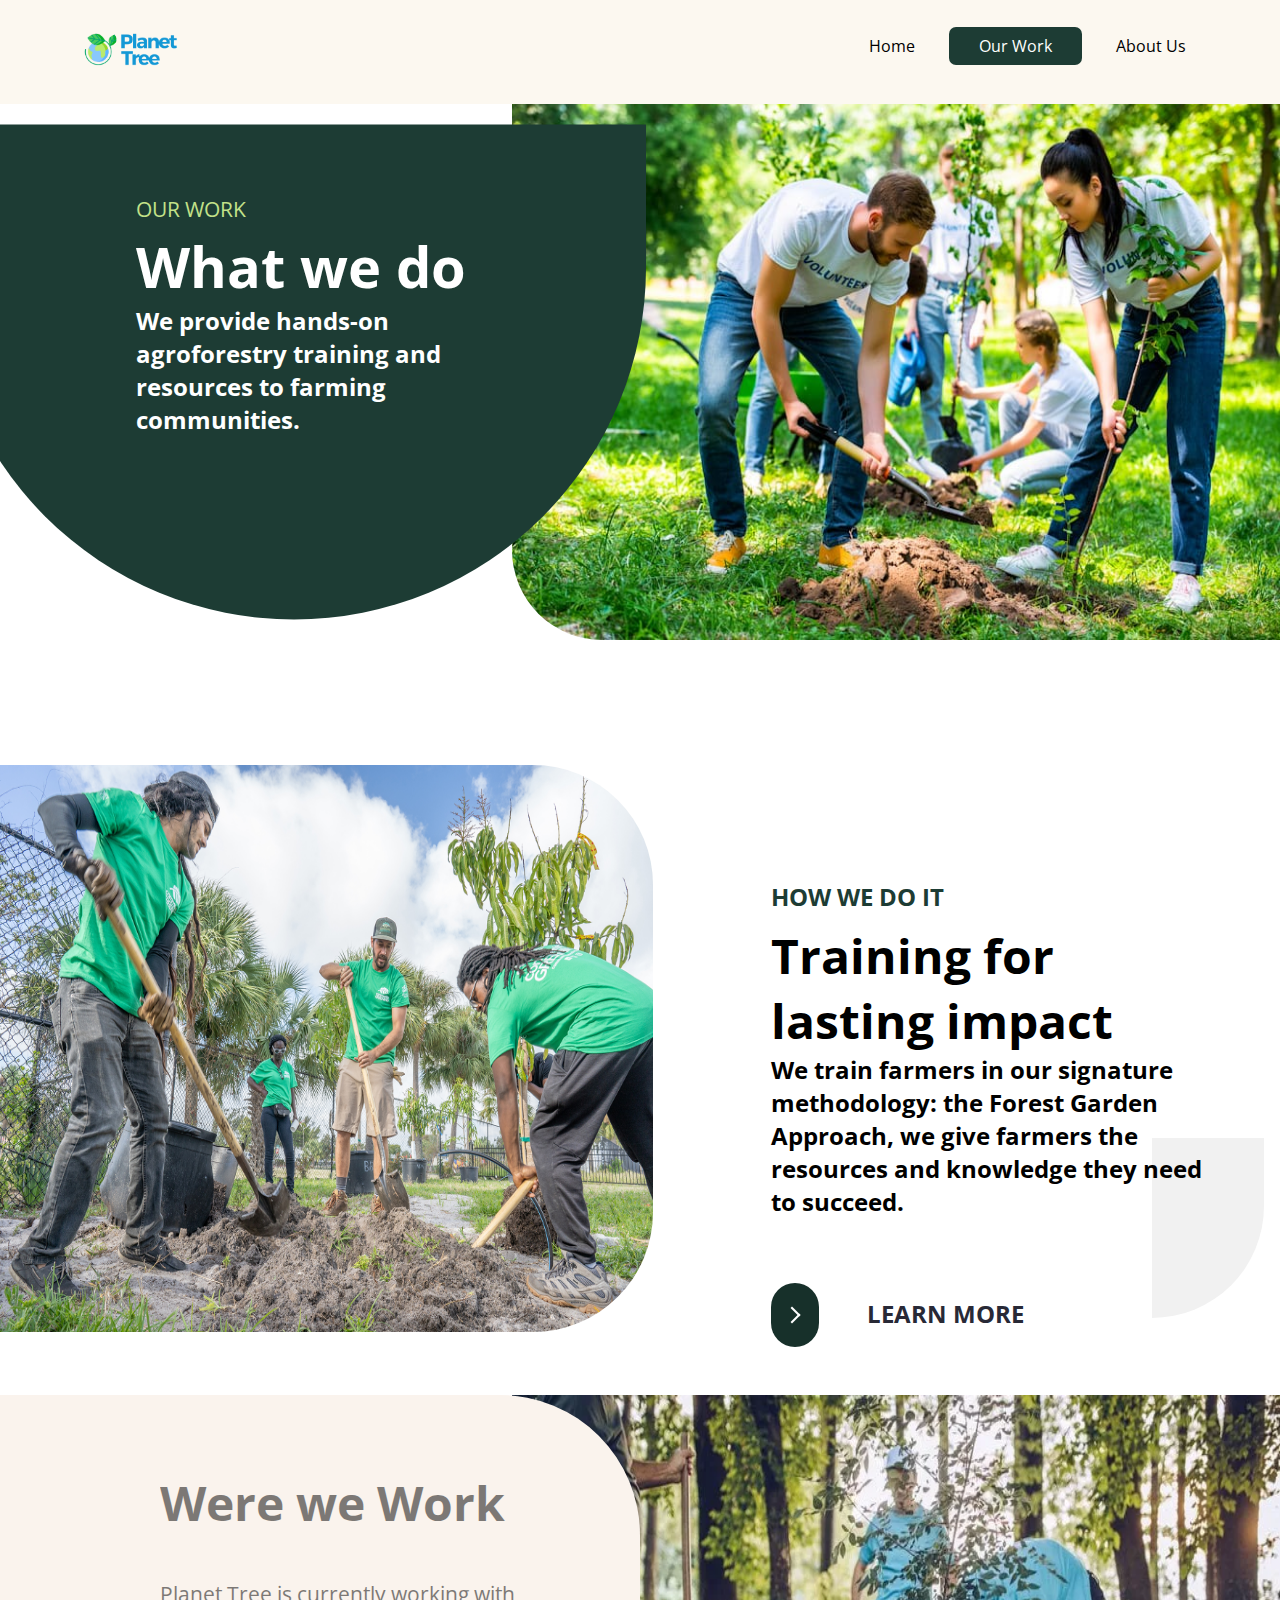
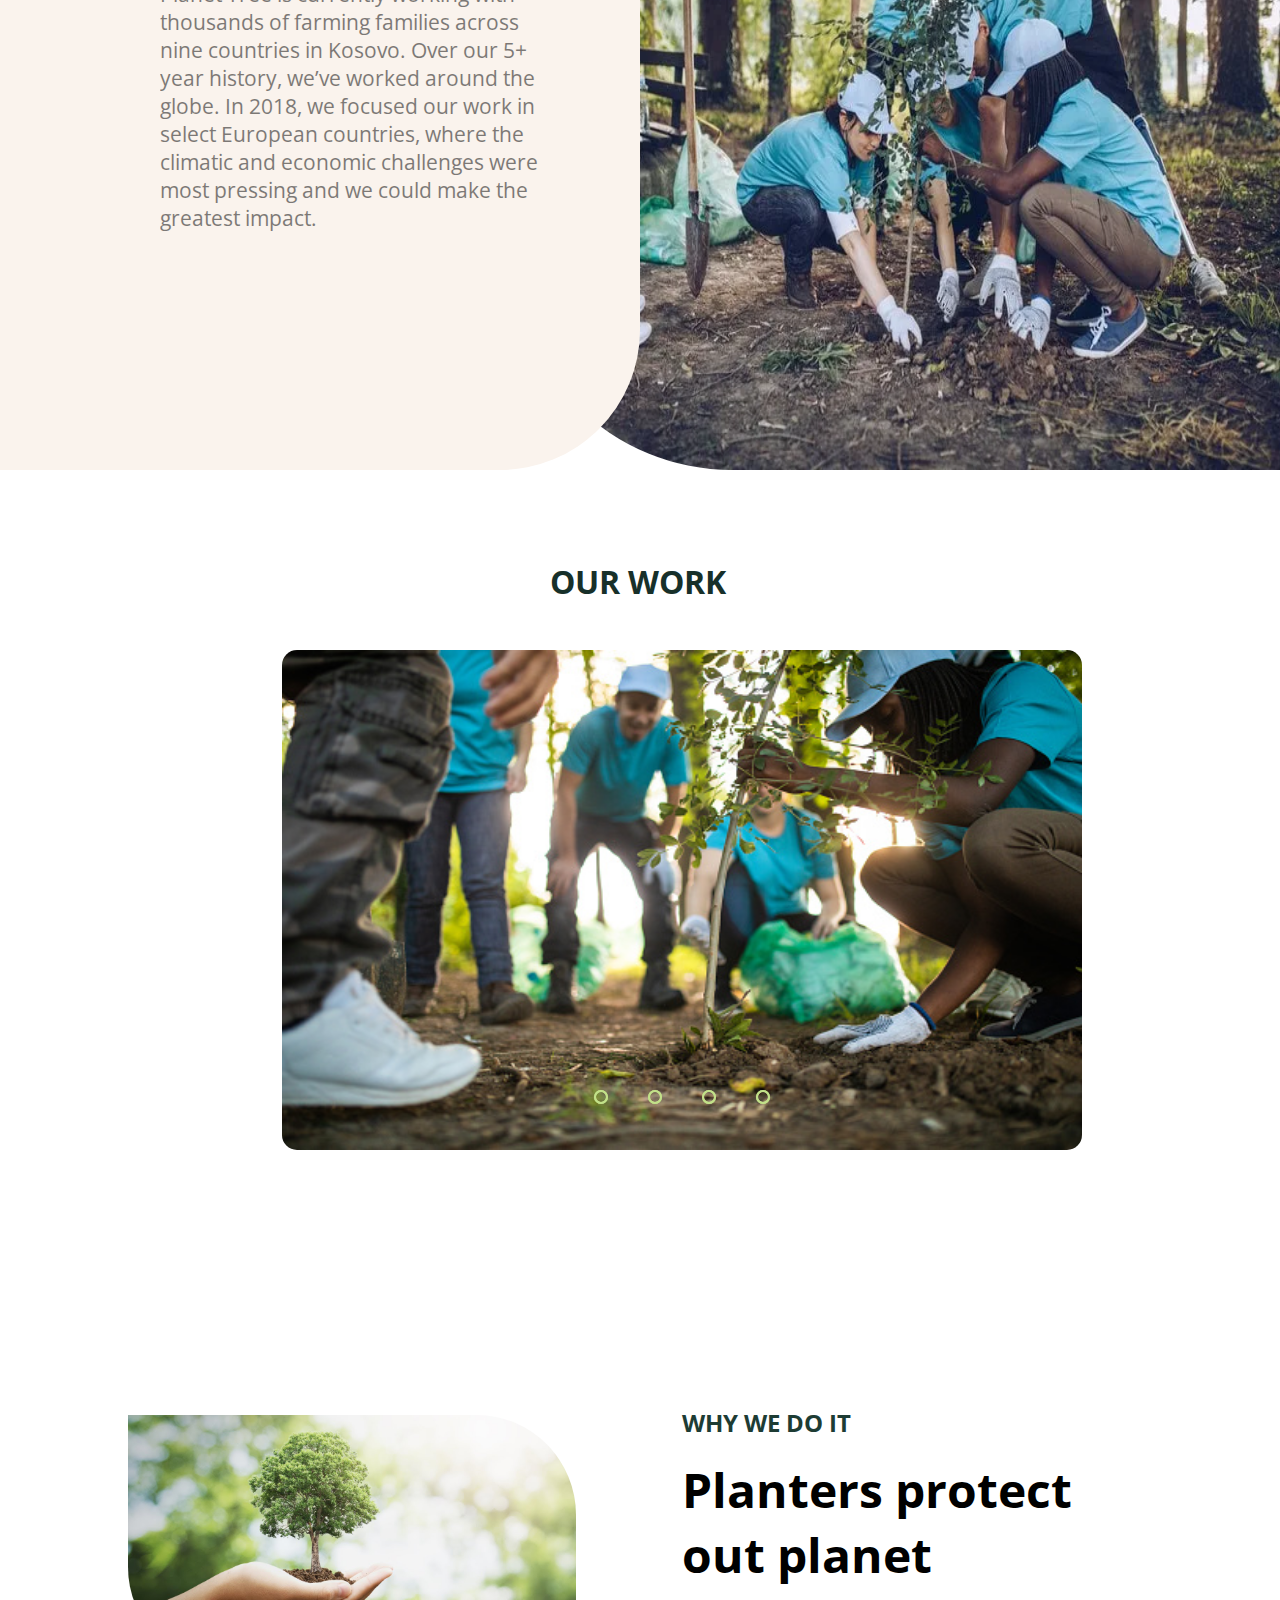
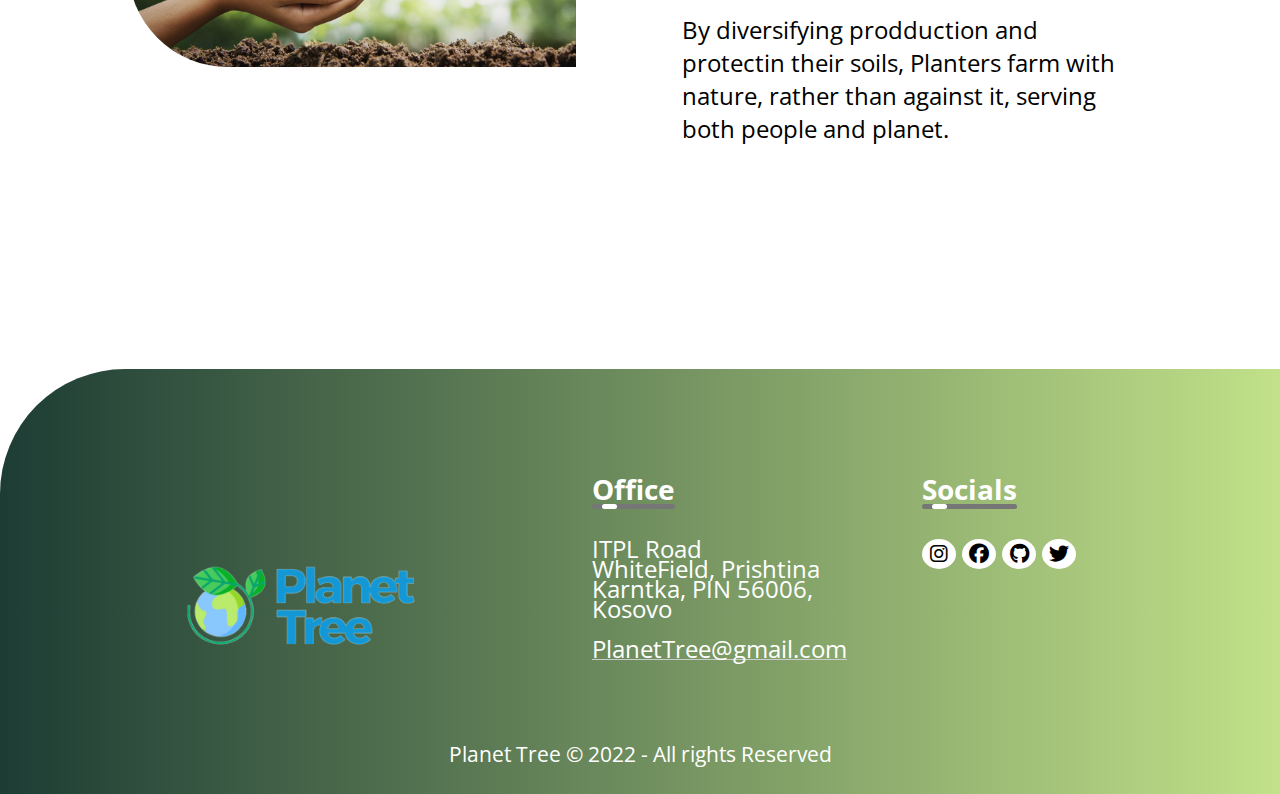
<file: ourwork.html>
<!DOCTYPE html>
<html lang="en">
<head>
    <meta charset="UTF-8">
    <meta http-equiv="X-UA-Compatible" content="IE=edge">
    <meta name="viewport" content="width=device-width, initial-scale=1.0">
    <title>Planet Tree</title>
    <link rel="stylesheet" href="style1.css">
    <link rel="stylesheet" href="https://cdnjs.cloudflare.com/ajax/libs/font-awesome/6.2.0/css/all.min.css">
</head>
<body>
   <!-- NAVBARI -->
    <nav>
     <a href="index.html"><img src="images/plt_logo.png"  class="logo"></a>  
        <input type="checkbox" id="checkbox">
        <label for="checkbox" id="icon">
        <svg  fill="none" stroke="currentColor" viewBox="0 0 24 24" xmlns="http://www.w3.org/2000/svg"><path stroke-linecap="round" stroke-linejoin="round" stroke-width="2" d="M4 6h16M4 12h8m-8 6h16"></path></svg>
    </label>
        <ul>
            <li><a href="index.html" >Home</a></li>
            <li><a href="ourwork.html" class="active">Our Work</a></li>
            <li><a href="about.html">About Us</a></li>
        </ul>
</nav> 

 <!-- SECTION 1 -->

<section class="sec1">
    <div class="semicircle">
    <div class="text-div">
    <p class="p_1">OUR WORK</p>
    <h1 class="h_1">What we do</h1>
    <h1 class="h_2">We provide hands-on agroforestry training and resources to farming communities. </h1>
        </div>
        </div>
    <img src="images/platin-tree.jpg" class="img3">
    
    <img src="images/plant-trree.jpg" class="img4">

    <div class="div_text1">
        <p class="p1_1">HOW WE DO IT</p>
        <h1 class="h2_1">Training for lasting impact</h1>
        <h1 class="h2_2">We train farmers in our signature methodology: the Forest Garden Approach, we give farmers the resources and knowledge they need to succeed.</h1>
        <a href="about.html"><button class="learn-more" >
            <span class="circle" aria-hidden="true">
            <span class="icon arrow"></span>
            </span>
            <span class="button-text">Learn More</span>
          </button></a>
          <div class="small-obj"></div>
    
        </div>
</section>
   
<!-- SECTION 2 -->

<section class="sec2">
        <div class="sec2-div">
            <div class="div2-text">
            <h1 class="p2_1">Were we Work</h1>
            <p class="p2_2">Planet Tree is currently working with thousands of farming families across nine countries in Kosovo. Over our 5+ year history, we’ve worked around the globe. In 2018, we focused our work in select European countries, where the climatic and economic challenges were most pressing and we could make the greatest impact. </p>
        </div>
        </div>
    <img src="images/plantt-treee.webp" class="img5">
    <div class="Our_work">
    <p class="pp_1">OUR WORK</p>
</div>
    <div class="slider">
        <div class="slides">

            <input type="radio" name="radio-btn" id="radio1">
            <input type="radio" name="radio-btn" id="radio2">
            <input type="radio" name="radio-btn" id="radio3">
            <input type="radio" name="radio-btn" id="radio4">

            <div class="slide first">
                <img src="images/IMG1.jpg" alt="">
            </div>
            <div class="slide">
                <img src="images/IMG2.jpg" alt="">
            </div>
            <div class="slide">
                <img src="images/IMG3.jpg" alt="">
            </div>
            <div class="slide">
                <img src="images/IMG4.jpg" alt="">
            </div>        
        
        <div class="navigation-auto">
            <div class="auto-btn1"></div>
            <div class="auto-btn2"></div>
            <div class="auto-btn3"></div>
            <div class="auto-btn4"></div>
        </div>
    </div>
    <div class="navigation-manual">
        <label for="radio1" class="manual-btn"></label>
        <label for="radio2" class="manual-btn"></label>
        <label for="radio3" class="manual-btn"></label>
        <label for="radio4" class="manual-btn"></label>
    </div>


</div>



</section>

<!-- SECTION 3 -->

<section class="sec3">
    <div class="div-image"></div>
    <img src="images/sumtree.jpg" class="img-size1">
</div>
<div class="div3-text">
<p class="p3_1">WHY WE DO IT</p>
<h1 class="h3_1">Planters protect out planet</h1>
<p class="p3_2">By diversifying prodduction and protectin their soils, Planters farm with nature, rather than against it, serving both people and planet.
</p>
</div>
<div class="small-obj1"></div>
</section>

<!-- FOOTER -->


<footer>
    <div class="row">
        <div class= "col">
            <img src="images/plt_logo.png" class= "logo1">
            <p> </p>
        </div>
        <div class="col">
            <h3>Office <div class="underline"><span></span></div></h3>
            <p>ITPL Road</p>
            <p>WhiteField, Prishtina</p>
            <p>Karntka, PIN 56006, Kosovo</p>
            <p class="email-id">PlanetTree@gmail.com</p>
        </div>
   
        <div class="col">
            <h3>Socials  <div class="underline"><span></span></div></h3>
            <div class="social-icons">
            <a href="https://www.instagram.com/diellgovori/"> <i class="fa-brands fa-instagram"></i></a>
            <a href="https://www.facebook.com/diell.govori.5"><i class="fa-brands fa-facebook" style="display:inline-block"></i></a>
            <a href="https://github.com/Diell-developer"><i class="fa-brands fa-github"></i></a>
           <a href="#"><i class="fa-brands fa-twitter"></i></a>
        </div>
    </div>
    </div>
</div>

<p class="copyright" style="font-size: 1.3rem;">Planet Tree ©  2022 - All rights Reserved</p>
</footer>

<script src="app.js"></script>

</body>
</html>
</file>
<file: style.css>
@import url('https://fonts.googleapis.com/css2?family=Montserrat:wght@700&family=Open+Sans:wght@500&display=swap');
* {
    margin: 0;
    padding: 0;
    box-sizing: border-box;
    font-family: 'Montserrat', sans-serif;
    
  }






.green_div {
  background-color: #1d3c34;
  width: 50%;
  height: 450px;
  border-radius: 0px 0px 90px 0px;
  z-index: -1;
}


  li {
    list-style: none;
    position: relative;
  }

a {
    text-decoration: none;
    position: relative;
  }


  html {
    font-size: 62.5%;
    font-family: 'Open Sans', sans-serif;

}
  h1,h2 {
    font-weight: 200;
    margin: 0.4em 0;
  }
  h1 { font-size: 3.5em; }
  h2 {
    color: #888;
    font-size: 2em;
  }
 


  



.navbar {
  display: flex;
  justify-content: space-between;
  align-items: center;
  padding: 1rem 1.5rem;
  
  

}


.hamburger {
 display: none;
  color: white;
}

.bar {
  
  display: block;
  width: 25px;
  height: 3px;
  margin: 5px auto;
  -webkit-transition: all 0.3s ease-in-out;
  transition: all 0.3s ease-in-out;
  background-color: #101010;
  position: relative;
}

.nav-menu {
  
  justify-content: space-between;
  align-items: center;
  display: flex;
 position: absolute;
 position: relative
}

.nav-item {
  margin-left: 5rem;
  
}

.nav-link{
  font-size: 1.8rem;
  font-weight: 500;
  color: white;
  z-index: 1;
}


.nav-link:hover{
  color: #c2e189;
  
   text-shadow: 0 0 2px rgba(0,0,0,0.7);
}

.nav-logo {
  
 width: 20%;
  
}



.button2 {
  --color: #00A97F;
  padding: 0.8em 1.7em;
  background-color: transparent;
  border-radius: .3em;
  position: relative;
  overflow: hidden;
  cursor: pointer;
  transition: .5s;
  font-weight: 400;
  font-size: 17px;
  border: 1px solid;
  font-family: inherit;
  text-transform: uppercase;
  color: var(--color);
  z-index: 1;
  
}
 
 .button2::before, .button::after {
  content: '';
  display: block;
  width: 50px;
  height: 50px;
  transform: translate(-50%, -50%);
  position: absolute;
  border-radius: 50%;
  z-index: -1;
  background-color: var(--color);
  transition: 1s ease;
 }
 
 .button2::before {
  top: -1em;
  left: -1em;
 }
 
 .button2::after {
  left: calc(100% + 1em);
  top: calc(100% + 1em);
 }
 
 .button2:hover::before, .button:hover::after {
  height: 410px;
  width: 410px;
 }
 
 .button2:hover {
  color: rgb(10, 25, 30);
 }
 
 .button2:active {
  filter: brightness(.8);
 }
 


/* MOBILE RESPONSIVE */
/* MOBILE RESPONSIVE  */




@media only screen and (max-width: 768px) {
  .nav-menu {
      position: fixed;
      left: -100%;
      top: 8rem;
      flex-direction: column;
      background-color: #fff;
      width: 100%;
      border-radius: 15px;
      text-align: center;
      transition: 0.3s;
      box-shadow:
          0 10px 27px rgba(0, 0, 0, 0.05);
  }

  .nav-menu.active {
      left: 0;
  }

  .nav-item {
      margin: 2.5rem 0;
  }

  .hamburger {
      display: block;
      cursor: pointer;
      border-color: white;
      color: white;
    }


    .nav-link {
      color: black;
    }
    
    .nav-logo {
      width: 60%;
      top: 50%;
    }
  
    .logo {
        top: 20%;
      }
  
      .plant1{
        width: 25%;
        height: 10%;
      }
   
     

      .leafs {
        display: none;
      }

      .nice_div {
        position: fixed;
       
      }
      
     .p_3, .p_3-1 {
      display: none;
     }

     .img-size {
      display: inline-block;
      width: 80%;
     }


     .p1_3{
      display: none;
     }
    
    #button1  {
      display: none;
    }
    
    .learn-more {
     display: none;
    }
    
    .circle {
      display: none;
    }
    
    .h1-sec5-1 {
  display: none;
}
  
  
  
  
  }



  .logo {
    width: 100%;
  }

  .short-text {
    position: absolute;
    width: 45%;
    background-color: transparent;
    top: 40%;
  }
 

 

 .tree-person {
    width: 60%;
    position: absolute;
    height: 520px;
    border-radius: 0px 0px 0px 90px;
    left: 40%;
    top: 0%;
    z-index: -1;
 }


  .leafs {
    background-color: transparent;
    position: absolute;
    top:-17.5% ;
    right:45% ;
    width: 40%;
    
  }


  h1 {
    font-size:3vw;
    position: relative;
    color: white;
    top: 15%;
    z-index: 1;
    left: 5%;
  
  }


  p {
    font-size: 2rem;
    position: relative;
    z-index: 1;
    top: 17%;
    left: 5%;
    color: white;
  }

 .sec1 {
  padding: 100px 0px;
    min-width: 100%;
    min-height: 100vh;
 }




 .sec1_div {
  background-color: 
  #edf6dc;
    width: 17%;
    height: 250px;
    border-radius: 80px 0px 80px 0px;
    position: absolute;
    left: 17%;
    top: 70%;
    font-stretch: expanded;
    
  }


 .p_1 {
  color: #3a5146;
  left: 50%;
  top: 130px;
  font-size: 1.5rem;
  
 }

 


 .p_2 {
 
  font-size: 3rem;
  color:black;
  left: 50%;
  top: 130px;
 }
  

 


 .p_3 {
  color: black;
  font-size: 1.5rem;
  font-stretch: expanded;
  top: 130px;
  left: 50%;
}

.p_3-1 {
  color: #101010;
  font-size: 1.5rem;
  top: 130px;
  left: 50%;
}

.img-size{
  width: 200%;
  border-radius: 0px 100px 0px 100px;
  position: absolute;
  left: 240%;
  top: 30%;
  display: inline-block;
}

.sec2 {
  padding: 100px 0px;
    min-width: 100%;
    min-height: 60vh;
 }


.sec2_div {
  background-color: 
  #edf6dc;
    width: 17%;
    height: 200px;
    border-radius: 0px 100px 0px 100px;
    position: absolute;
    left: 55%;
    top: 140%;
    font-stretch: expanded;
}


.p1_1{
  color: #3a5146;
  left: 50%;
  top: 130px;
  font-size: 1.5rem;
  
}

.p1_2 {
  font-size: 3rem;
  color:black;
  left: 50%;
  top: 130px;
}

.p1_3 {
  color: black;
  font-size: 1.5rem;
  font-stretch: expanded;
  top: 130px;
  left: 50%;
}

.img-size1{
  width: 200%;
  border-radius: 100px 100px 100px 100px;
  position: absolute;
  left: -250%;
  top: 30%;
  display: inline-block;
}

.sec3 {
  padding: 100px 0px;
    min-width: 100%;
    min-height: 100vh;
}


.sec3_div{
    height: 200px;
    width: 100%;
    border-radius: 100px 0px 100px 0px;
  position: absolute;
  
  
}

.sec3-p {
  font-size: 2rem;
  color: black;
  top: 40%;
  left: 5%;
}


.sec3-div {
  background-color: 
  #edf6dc;
    width: 38%;
    height: 300px;
    border-radius: 140px 0px 140px 0px;
    position: absolute;
    left: 57%;
    top: 260%;
    font-stretch: expanded;
    z-index: 1;
  }




.img_div3 {
  width: 100%;
    height: 300px;
    font-stretch: expanded;
    border-radius: 0px 120px 0px 0px;
    object-fit: cover;
    position: absolute;
    top: 50%;
}

.img_div4 {
  border-radius: 120px 120px 120px 120px;
  height: 650px;
  width: 48%;
  display: flex;
  position: absolute;
  top: 63%;
  left: 3%;
  opacity: 0.7;
 }

 .img_div4:hover {
  opacity: 1.0;
 }

.sec-font {
  color: white;
  font-size: 4rem;
  align-items: center;
  position: absolute;
  top: 40%;
  left: 65%;

}


.sec-font1 {
  font-size: 5rem;
  font-weight: bold;
  color: #3a5146;
  position: absolute;
  top: 15%;
  left: 5%;
}



  






#button1 {
  position: relative;
  display: inline-block;
  cursor: pointer;
  outline: none;
  border: 0;
  vertical-align: middle;
  text-decoration: none;
  background: transparent;
  padding: 0;
  font-size: inherit;
  font-family: inherit;
  
  font-size: 2rem;
}
 
 button.learn-more {
  width: 30rem;
  height: auto;
  position: relative;
  top: 50%;
  
 }
 
 button.learn-more .circle {
  transition: all 0.45s cubic-bezier(0.65, 0, 0.076, 1);
  position: relative;
  display: block;
  margin: 0;
  width: 3rem;
  height: 4rem;
  background: #17302a;
  border-radius: 1.625rem;
 }
 
 button.learn-more .circle .icon {
  transition: all 0.45s cubic-bezier(0.65, 0, 0.076, 1);
  position: absolute;
  top: 0;
  bottom: 0;
  margin: auto;
  background: #fff;
 }
 
 button.learn-more .circle .icon.arrow {
  transition: all 0.45s cubic-bezier(0.65, 0, 0.076, 1);
  left: 0.625rem;
  width: 1.125rem;
  height: 0.125rem;
  background: none;
 }
 
 button.learn-more .circle .icon.arrow::before {
  position: absolute;
  content: "";
  top: -0.29rem;
  right: 0.0625rem;
  width: 0.625rem;
  height: 0.625rem;
  border-top: 0.125rem solid #fff;
  border-right: 0.125rem solid #fff;
  transform: rotate(45deg);
 }
 
 button.learn-more .button-text {
  transition: all 0.45s cubic-bezier(0.65, 0, 0.076, 1);
  position: absolute;
  top: 0;
  left: 0;
  right: 0;
  bottom: 0;
  padding: 0.75rem 0;
  margin: 0 0 0 1.85rem;
  color: #282936;
  font-weight: 700;
  line-height: 1.6;
  text-align: center;
  text-transform: uppercase;
 }
 
 button:hover .circle {
  width: 100%;
 }
 
 button:hover .circle .icon.arrow {
  background: #fff;
  transform: translate(1rem, 0);
 }
 
 button:hover .button-text {
  color: #fff;
 }



 
 
 
 .sec4 {
  padding: 100px 0px;
    min-width: 100%;
    min-height: 70vh;
 }



 button {
  position: relative;
  display: inline-block;
  cursor: pointer;
  outline: none;
  border: 0;
  vertical-align: middle;
  text-decoration: none;
  background: transparent;
  padding: 0;
  font-size: inherit;
  font-family: inherit;
  position: absolute;
  left: 5%;
  top: 80%;
  font-size: 2rem;
}
 
 button.learn-more1 {
  width: 30rem;
  height: auto;
  
 }
 
 button.learn-more .circle {
  transition: all 0.45s cubic-bezier(0.65, 0, 0.076, 1);
  position: relative;
  display: block;
  margin: 0;
  width: 3rem;
  height: 4rem;
  background: #17302a;
  border-radius: 1.625rem;
 }
 
 button.learn-more .circle .icon {
  transition: all 0.45s cubic-bezier(0.65, 0, 0.076, 1);
  position: absolute;
  top: 0;
  bottom: 0;
  margin: auto;
  background: #fff;
 }
 
 button.learn-more .circle .icon.arrow {
  transition: all 0.45s cubic-bezier(0.65, 0, 0.076, 1);
  left: 0.625rem;
  width: 1.125rem;
  height: 0.125rem;
  background: none;
 }
 
 button.learn-more .circle .icon.arrow::before {
  position: absolute;
  content: "";
  top: -0.29rem;
  right: 0.0625rem;
  width: 0.625rem;
  height: 0.625rem;
  border-top: 0.125rem solid #fff;
  border-right: 0.125rem solid #fff;
  transform: rotate(45deg);
 }
 
 button.learn-more .button-text {
  transition: all 0.45s cubic-bezier(0.65, 0, 0.076, 1);
  position: absolute;
  top: 0;
  left: 0;
  right: 0;
  bottom: 0;
  padding: 0.75rem 0;
  margin: 0 0 0 1.85rem;
  color: #282936;
  font-weight: 700;
  line-height: 1.6;
  text-align: center;
  text-transform: uppercase;
 }
 
 button:hover .circle {
  width: 100%;
 }
 
 button:hover .circle .icon.arrow {
  background: #fff;
  transform: translate(1rem, 0);
 }
 
 button:hover .button-text {
  color: #fff;
 }

 .sec4 {
  padding: 100px 0px;
    min-width: 100%;
    min-height: 60vh;
 }

 .wrapper {
  position: absolute;
  width: 60vw;
  transform: translate(-50%, -60%);
  top: 60%;
  left: 50%;
  display: flex;
  justify-content: space-around;
  gap: 10px;
 }

 .container {
  width: 40vmin;
  height: 28vmin;
  display: flex;
  flex-direction: column;
  justify-content: space-around;
  padding: 1em 0;
  position: relative;
  font-size: 16px;
  border-radius: 0.5em;
  
}

 i {
  font-size: 4rem;
  text-align: center;
  color:  #c2e189;
 }


 span.num {
  color: #c2e189;
  display: grid;
  place-items: center;
  font-weight: 600;
  font-size: 3em;
 }


 span.text {
  color:  White;
  font-size: 1em;
  text-align: center;
  pad: 0.7em 0;
  font-weight: 400;
  list-style: 0;
 }

 @media screen and (max-width: 1024px) {
  .wrapper {
    width: 82vw;
  }
 
  .container {
    height: 26vmin;
    width: 26vmin;
    font-size: 12px;
  }


}

 @media screen and (max-width: 768px) {
 
 
  .wrapper {
  width: 90vw;
  flex-wrap: wrap;
  gap: 30px;
}

.container {
  
width:  calc(50% -40px);
height: 30vmin;
font-size: 14px;
  
}
 
}


@media screen and (max-width: 480px) {
  .wrapper {
    gap: 15px;

  }

  #button1 {
    display: none;
  }
  .container {
    width: 100%;
    height: 25vmin;
    font-size: 8px;
  }

}


.align-by {
  background-color: transparent;
  top: 15%;
  left: 5%;
  position: absolute;
}

.sec4_div {
  background-color: #1d3c34;
    width: 100%;
    height: 600px;
    border-radius: 0px 140px 0px 140px;
    position: absolute;
    
    top: 300%;
    
    
  }


  .p_4-1 {
  color: #c2e189;
  left: 0% ;
  top: 10%;
  font-size: 2rem;
  }

  .p_4-2 {
    
  top: 13%;
  font-size: 3.5rem;
  left: 0%;
  color: white;
}


.sec5 {
  padding: 100px 0px;
    min-width: 100%;
    min-height: 70vh;
    background-color: #faf4e8;
}


.tree-img2 {
  width: 55%;
  border-radius: 0px 100px 100px 0px;
  height: 55%;
}

.sec5-div {

background-color: 
#1d3c34;
    width: 45%;
    height: 400px;
    border-radius: 0px 140px 140px 140px;
    position: absolute;
    left: 48%;
    top: 395%;
    font-stretch: expanded;
    z-index: 1;
}


.sec5-short {
  background-color: transparent;
  width: 85%;
  position: absolute;
  left: 2%;
  top: 25%; 
}

.h1_sec5 {
  top: 5%;
  left: 5%;
  font-size: 3.8rem;
}

.h1-sec5-1 {
  top: 15%;
  left: 5%;
  color: white;
  font-size: 2.5rem;
}


.h1-2 {
  top: 20%;
  left: 5%;
  color: white;
  font: 2.5rem;
}


.button1 {
  --color: #00A97F;
  padding: 0.8em 1.7em;
  background-color: transparent;
  border-radius: .3em;
  position: relative;
  overflow: hidden;
  cursor: pointer;
  transition: .5s;
  font-weight: 400;
  font-size: 17px;
  border: 1px solid;
  font-family: inherit;
  text-transform: uppercase;
  color: var(--color);
  z-index: 1;
  top: 45%;
  left: 5%;
}
 
 .button1::before, .button::after {
  content: '';
  display: block;
  width: 50px;
  height: 50px;
  transform: translate(-50%, -50%);
  position: absolute;
  border-radius: 50%;
  z-index: -1;
  background-color: var(--color);
  transition: 1s ease;
 }
 
 .button1::before {
  top: -1em;
  left: -1em;
 }
 
 .button1::after {
  left: calc(200% + 1em);
  top: calc(100% + 1em);
 }
 
 .button1:hover::before, .button:hover::after {
  height: 410px;
  width: 410px;
 }
 
 .button1:hover {
  color: rgb(10, 25, 30);
 }
 
 .button1:active {
  filter: brightness(.8);
 }
 

 footer{
  width: 100%;
  position: relative;
  bottom: 0;
  background: linear-gradient(to right, #1d3c34, #c2e189);
  color: #fff;                                                       
  padding: 100px 0 30px;
  border-top-left-radius: 125px;
  font-size: 13px;
  line-height: 20px;
}

.row{
  width: 85%;
  margin: auto;
  display: flex;
  flex-wrap: wrap;
  align-items: flex-start;
  justify-content: space-between;
}

.col {
  flex-basis: 25%;
  padding: 10px;
  font-size: 1.5rem;
  color: white;
}

.col1 {
  flex-basis: 30%;
  padding-left: 515px;
  font-size: 1.5rem;
}

.col1 h3{
  width: fit-content;
  margin-bottom: 20px;
  margin-left: 45px ;
  position: relative;
}


.logo1 {
  width: 350px;
  margin: 30px;
}

.col h3{
  width: fit-content;
  margin-bottom: 40px;
  position: relative;
}
  .email-id{
  width: fit-content;
  border-bottom: 1px solid #ccc;
  margin: 20px 0;
}

ul li {
  list-style: none;
  margin-bottom: 12px;
}

.li1 {
text-decoration: none;
color: white;
margin-bottom: 20px;
list-style: none;
}
  


.social-icons .fa-brands {
  width: 34px;
  height: 30px;
  border-radius: 50%;
  text-align: center;
  line-height: 30px;
  font-size: 20px;
  color: #000;
  background-color: #fff;
  gap: 40px;
  
  position: relative;
     
  
}

.copyright {
  position: absolute;
  top: 90%;
  left: 45%;
  font-size: 1.3rem;

}

.underline {
  width: 100%;
  height: 5px;
  background-color: #767676;
  border-radius: 3px;
  position: absolute;
  top: 25px;
  left: 0;
  overflow: hidden;
}

.underline span {
  width: 15px;
  height: 100%;
  background: #fff;
  border-radius: 3px;
  position: absolute;
  top: 0;
  left: 10px;
  animation: moving 2s linear infinite;
}

@keyframes moving {
  0%{
    left: -20px;
  }
  100% {
    left:  100%;
  } 
    
   
}
</file>
<file: style2.css>
@import url('https://fonts.googleapis.com/css2?family=Montserrat:wght@700&family=Open+Sans:wght@500&display=swap');
* {
    margin: 0;
    padding: 0;
    box-sizing: border-box;
    font-family: 'Montserrat', sans-serif;
font-family: 'Open Sans', sans-serif;
scroll-behavior: smooth;
}


nav {
    display: flex;
    justify-content: space-between;
    padding: 10px 5%;
    align-items: center;
    background: 
    #fcf8f0;
    position: sticky;
}

.logo {
    width: 32%;
}

ul {
    list-style: none;   
}

ul li {
    display: inline-block;
}

ul li a {
    text-decoration: none;
    color: black;
    padding: 8px 30px;
    border-radius: 7px;
    transition: all.3s ease;
}



ul li a:hover,
ul li a.active {
    color: white;
   background-color: #1d3c34;
    
}




#icon {
    background-color: transparent;
    padding: 5px 7px 3px 7px;
    border-radius: 4px;
    cursor: pointer;
    
}

#icon svg {
    color: #1d3c34;
    height: 28px;
    transition: all .3s ease;
}


#icon:hover {
    background: transparent;
}

#checkbox,
#icon {
    display: none;
}

@media screen and (max-width: 768px) {
    ul {
        position: absolute;
        width: 100%;
        height: calc(100vh -71px);
        background-color: yellowgreen;
        left: 0;
        top: 0;
        text-align: center;
        display: none;
        margin-top: 70px;
    }

      ul li {
        display: block;
        padding: 10px 15px;
      }

        ul li a {
            display: block;
            padding: 10px 0 ;
        }

        #icon {
            display: block;
        }

        #checkbox:checked~ul {
            display: block;
        }

        .semicircle {
          z-index: -1;
        }
        
        .h2_3 {
         display: none;
        }
     .h2_2 {
      display: none;
     }

     .h3_1 {
      display: none;
     }

     .img-size {
      width: 50%;
     }
   
     .p2_2 {
      display: none;
     }

      }


.sec1 {
    padding: 100px 0px;
    min-width: 100%;
    min-height: 200vh;
}


.semicircle {
    position: absolute;
        top: 41%;
        left: 23%;
        transform: translate(-50%, -50%);
        height: 55%;
        width: 55%;
        border-radius: 0px 0px 2000px 2000px;
        background-color: #1d3c34;
        
}

.p_1 {
    color: #c2e189;
  left: 15%;
  top: 70px;
  font-size: 1.3rem;
  position: relative;
}


.h_1 {
    color: white;
    left: 15%;
    top: 75px;
    font-size: 3.5rem;
    position: relative; 
}

.h_2 {
    color: white;
    left: 15%;
    top: 80px;
    font-size: 1.5rem;
    position: relative; 
}

.h_2-1 {
    color: white;
    left: 15%;
    top: 80px;
    font-size: 1.5rem;
    position: relative; 
}


.text-div {
    position: relative;
    width: 60%;
    left: 13%;
    top: -5%;
}


.img3 {
    width: 60%;
    position: absolute;
    height: 550px;
    border-radius: 0px 0px 0px 90px;
    left: 40%;
    top: 10%;
    z-index: -1;
}


.img4 {
    width: 45%;
    height: 45%;
    top: 85%;
    position: absolute;
    border-radius: 0px 120px 0px 120px;
    left: 7%;
}

.div_text1 {
    top: 100%;
    background-color: transparent;
    position: absolute;
    top: 80% ;
    left: 55%;
    width: 35%;
    height: 50%;
}

.p1_1 {
    color: 
    #1d3c34;
    left: 15%;
    top: 70px;
    font-size: 1.5rem;
    font-weight: bold;
    position: relative;
}

.h2_1 {
    color: Black;
    left: 15%;
    top: 80px;
    font-size: 3rem;
    position: relative;
    
}


.h2_2 {
    color: black;
    left: 15%;
    top: 80px;
    font-size: 1.3rem;
    position: relative;
}

.h2_3 {
    color: black;
    left: 15%;
    top: 95px;
    font-size: 1.3rem;
    position: relative;
}



.sec1_div {
    background-color: 
    #edf6dc;
      width: 15%;
      height: 250px;
      border-radius: 130px 0px 130px 0px;
      position: absolute;
      left: 15%;
      top: 140%;
      font-stretch: expanded;
      
    }
  

    .sec1-text {
        width: 30%;
        height: 50px;
        color: black;
        position: absolute;
        top: 150%;
        left: 18%;
        
    }

    .h22_1 {
        font-weight: bolder;
        position: absolute;
        top: 180%;
        color: #1d3c34;
       font-size: 2rem;    
       left: 14%;    
      }

    .h3_1 {
        top: 290%;
        position: absolute;
        left: 15%;
    }

    .img-size{
        width: 30%;
        border-radius: 0px 100px 0px 100px;
        position: absolute;
        left: 55%;
        top: 140%;
        display: inline-block;
      }


      .small-obj {
        background-color: 
          #f1f1f1 ;
        width: 25%;
        height: 180px;
        border-radius: 0px 0px 120px 0px;
        position: absolute;
        z-index: -1;
        font-stretch: expanded;
        left: 100%;
       }
    
       .sec2 {
        padding: 100px 0px;
        min-width: 100%;
        min-height: 70vh;
       }
    
    
    
       .sec2-div {
        width: 50%;
        height: 75%;
        background-color: #faf3ed;
        position: absolute;
        top:  190%;
        border-radius: 140px 0px 0px 0px;  
        opacity: 1.0;
        left: 50%;
    }
    
    .sec2-div:hover {
      opacity: 1.0;
    }
    
    .img5 {
        width: 60%;
        position: absolute;
        height: 75%;
        border-radius: 0px 200px 0px 0px;
        left: 0%;
        top: 190%;
        z-index: -1;
    }
    
    
    .div2-text {
        background: transparent;
        position: absolute;
        width: 62%;
        top: 0%;
        z-index: 1;
        left: 25%;
        height: 100%;
        opacity: 0.5;
       
    }
    
    .map {
      position: absolute;
      top: 270%;
    }
    
    .div2-text:hover {
      opacity: 1.0;
    }
    
    .p2_1 {
        color: black;
        left: 0%;
        top: 75px;
        font-size: 3rem;
        position: relative;   
    }
    
    .p2_2 {
        color: black;
        left: 0%;
        top: 120px;
        font-size: 1.3rem;
        position: relative; 
    }
    
    .p2_3 {
        color: black;
        left: 0%;
        top: 160px;
        font-size: 1.3rem;
        position: relative;  
        font-weight: normal;
    }
    
   

    .science-div {
      position: absolute;
      top: 270%;
      text-align: center;
    }

   .sci_1 {
    color: #1d3c34;
    font-weight: bolder;
    font-size: 1.5rem;
   }

  .cap1 {
    top: 220%;
    width: 100%;
  }

.title {
    text-align: center;
    text-transform: capitalize;
    color: #1d3c34;
    margin: 10px 0;
    position: relative;
}

.title::after {
    content: "";
    position: absolute;
    width: 20%;
    height: 2px;
    background-image: linear-gradient(to left, transparent 5% #1d3c34);
    bottom: -10px;
    left: 50%;
    transform: translateX(-50%);
}



.team-row {
    display: flex;
    justify-content: center;
    flex-wrap: wrap;
    padding: 40px 0;
}

.member {
    flex: 1 1 250px;
    margin: 20px;
    text-align: center;
    padding: 20px 10px;
    cursor: pointer;
    max-width: 300px;
}

.member:hover {
    box-shadow: 0 10px 20px rgba(0, 0, 0, 0.1);
    transform: translateY(-20px);
}


.member img {
    display: block;
    width: 150px;
    height: 150px;
    object-fit: cover;
    border: 4px solid #1d3c34;
    border-radius: 50%;
    margin: 0 auto;
}

.member h2 {
    text-transform: uppercase;
    font-size: 24px;
    color: #1d3c34;
    margin: 15px 0;

}

.member p {
    font-size: 15px;
    color: black;
    line-height: 1.6;
}




    
footer{
    width: 100%;
    position: relative;
    bottom: 0;
    background: linear-gradient(to right, #1d3c34, #c2e189);
    color: #fff;                                                       
    padding: 100px 0 30px;
    border-top-left-radius: 125px;
    font-size: 13px;
    line-height: 20px;
  }
  
  .row{
    width: 85%;
    margin: auto;
    display: flex;
    flex-wrap: wrap;
    align-items: flex-start;
    justify-content: space-between;
  }
  
  .col {
    flex-basis: 25%;
    padding: 10px;
    font-size: 1.5rem;
    color: white;
  }
  
  .col1 {
    flex-basis: 30%;
    padding-left: 515px;
    font-size: 1.5rem;
  }

  .col1 h3{
    width: fit-content;
    margin-bottom: 20px;
    margin-left: 45px ;
    position: relative;
  }


  .logo1 {
    width: 350px;
    margin: 30px;
  }
  
  .col h3{
    width: fit-content;
    margin-bottom: 40px;
    position: relative;
  }
    .email-id{
    width: fit-content;
    border-bottom: 1px solid #ccc;
    margin: 20px 0;
  }
  
  ul li {
    list-style: none;
    margin-bottom: 12px;
  }

  .li1 {
  text-decoration: none;
  color: white;
  margin-bottom: 20px;
  list-style: none;
  }
    
  
  
  .social-icons .fa-brands {
    width: 34px;
    height: 30px;
    border-radius: 50%;
    text-align: center;
    line-height: 30px;
    font-size: 20px;
    color: #000;
    background-color: #fff;
    gap: 40px;
    
    position: relative;
       
    
  }
  
  .copyright {
    text-align: center;
  }
  
  .underline {
    width: 100%;
    height: 5px;
    background-color: #767676;
    border-radius: 3px;
    position: absolute;
    top: 25px;
    left: 0;
    overflow: hidden;
  }
  
  .underline span {
    width: 15px;
    height: 100%;
    background: #fff;
    border-radius: 3px;
    position: absolute;
    top: 0;
    left: 10px;
    animation: moving 2s linear infinite;
  }
  
  @keyframes moving {
    0%{
      left: -20px;
    }
    100% {
      left:  100%;
    } 
      
     
  }
</file>
<file: donate.css>
@import url('https://fonts.googleapis.com/css2?family=Montserrat:wght@700&family=Open+Sans:wght@500&display=swap');
* {
   margin: 0;
   padding: 0;
   box-sizing: border-box;
   outline: none;
   border: none;
   text-transform: capitalize;
   transition: all .2s linear;
   font-family: 'Montserrat', sans-serif;
   font-family: 'Open Sans', sans-serif;
}


.container {
    display: flex;
    justify-content: center;
    align-items: center;
    padding: 25px;
    min-height: 100vh;
    background-image: url("images/hd-leaf.jpg");
    background-repeat: no-repeat;
    background-size: cover;
    padding-bottom: 70px;
}


.container form {
    padding: 20px;
    width: 700px;
    background: #fff;
    box-shadow: 0 5 10 rgba(0, 0, 0, 1.);
}

.container form .row {
    display: flex;
    flex-wrap: wrap;
    gap: 15px;
}


.container form .row .col {
    flex: 1 1 200px;
}


.container form .row .col .title {
    font-size: 20px;
    color: #333;
    padding-bottom: 5px;
    text-transform: uppercase;
}

.container form .row .col .inputBox {
    margin: 15px 0;
}

.container form .row .col .inputBox span {
    margin-bottom: 10px;
    display: block;
}

.container form .row .col .inputBox input {
    width: 100%;
    border: 1px solid #ccc;
    padding: 10px 15px;
    font-size: 15px;
    text-transform: none;
}

.container form .row .col .inputBox input:focus {
    border: 1px solid #000;
}

.container form .row .col .flex {
    display: flex;
    gap: 15px;
}

.container form .row .col .flex .inputBox {
    margin-top: 5px;
}

.container form .row .col .inputBox img {
    height: 34px;
    margin-top: 5px;
    filter: drop-shadow(0 0 1px #000);
}

.container form .submit-btn {
    width: 100%;
    padding: 12px;
    font-size: 17px;
    background-color: #27ae60;
    color: #fff;
    margin-top: 5px;
    cursor: pointer;
}

.container form .submit-btn:hover {
    background: #2ecc71;
}

.logo {
    width: 10%;
    background: transparent;
    position: absolute;
    left: 0%;
    top: 0%;
}
</file>
<file: style1.css>
@import url('https://fonts.googleapis.com/css2?family=Montserrat:wght@700&family=Open+Sans:wght@500&display=swap');
* {
    margin: 0;
    padding: 0;
    box-sizing: border-box;
    font-family: 'Montserrat', sans-serif;
    font-family: 'Open Sans', sans-serif;

}

.slider {
  width:  800px;
  height: 500px;
  border-radius: 15px;
  overflow: hidden;
  position: absolute;
  top: 250%;
  left: 22%;
  
}

.pp_1 {
  color: #17302a;
  left: 43%;
  top: 240%;
  font-size: 2rem;
  font-weight: bolder;
  position: absolute;
}


.slides {
width: 500%;
height: 500px;
display: flex;
}


.slides input {
  display: none;
}


.slide{
  width: 20%;
  transition: 2s;
}

.slide img{
  width: 800px;
  height: 500px;
}

.navigation-manual {
 position: absolute;
 width: 800px;
 margin-top: -60px;
 display: flex;
 justify-content: center;
}


.manual-btn {
  border: 2.5px solid #c2e189;
  padding: 5px;
  border-radius: 10px;
  cursor: pointer;
  transition: 1s;
}

.manual-btn:not(:last-child) {
margin-right: 40px;
}


.manual-btn:hover {
  background: #c2e189;
}

#radio1:checked ~ .slide-first {
  margin-left: 0;
}

#radio2:checked ~ .first {
  margin-left: -20%;
}

#radio3:checked ~ .first {
  margin-left: -40%;
}

#radio4:checked ~ .first {
  margin-left: -60%;
}

.navigation-auto {
  position: absolute;
  display: flex;
  width: 800px;
  justify-content: center;
  margin-top: 440px;
}

.navigation-auto div {
  border: 2px solid #c2e189;
  padding: 5px;
  border-radius: 10px;
  transition: 1s;
}

.navigation-auto div:not(:last-child){
  margin-right: 40px;
}

#radio1:checked ~ .navigation-auto .auto-btn1 {
  background: #c2e189;
}


#radio2:checked ~ .navigation-auto .auto-btn2 {
  background: #c2e189;
}

#radio3:checked ~ .navigation-auto .auto-btn3 {
  background: #c2e189;
}

#radio4:checked ~ .navigation-auto .auto-btn4 {
  background: #c2e189;
}






nav {
    display: flex;
    justify-content: space-between;
    padding: 10px 5%;
    align-items: center;
    background: 
    #fcf8f0;
    position: sticky;
}

.logo {
    width: 32%;
}

ul {
    list-style: none;   
}

ul li {
    display: inline-block;
}

ul li a {
    text-decoration: none;
    color: black;
    padding: 8px 30px;
    border-radius: 7px;
    transition: all.3s ease;
}



ul li a:hover,
ul li a.active {
    color: white;
   background-color: #1d3c34;
    
}




#icon {
    background-color: transparent;
    padding: 5px 7px 3px 7px;
    border-radius: 4px;
    cursor: pointer;
    
}

#icon svg {
    color: #1d3c34;
    height: 28px;
    transition: all .3s ease;
}


#icon:hover {
    background: transparent;
}

#checkbox,
#icon {
    display: none;
}

@media screen and (max-width: 768px) {
    ul {
        position: absolute;
        width: 100%;
        height: calc(100vh -71px);
        background-color: greenyellow;
        left: 0;
        top: 0;
        text-align: center;
        display: none;
        margin-top: 70px;
       
       
    }

      ul li {
        display: block;
        padding: 10px 15px;
      }

        ul li a {
            display: block;
            padding: 10px 0 ;
        }

        #icon {
            display: block;
        }

        #checkbox:checked~ul {
            display: block;
        }
       .p2_2 {
        font-size: 30px;

       }

       .li1 {
        display: block;
        padding: 10 0;
       }
       
      .semicircle {
        z-index: -1;
      }
      .h2_2 {
        display: none;
      }
       .learn-more {
        display: none;
       }

        .p2_2 {
          display: none;
        }


        .p3_2 {
          display: none;
        }

}

.sec1 {
    padding: 100px 0px;
    min-width: 100%;
    min-height: 140vh;
}


.semicircle {
    position: absolute;
        top: 41.3%;
        left: 23%;
        transform: translate(-50%, -50%);
        height: 55%;
        width: 55%;
        border-radius: 0px 0px 2000px 2000px;
        background-color: #1d3c34;
        
}

.p_1 {
    color: #c2e189;
  left: 15%;
  top: 70px;
  font-size: 1.3rem;
  position: relative;
}


.h_1 {
    color: white;
    left: 15%;
    top: 75px;
    font-size: 3.5rem;
    position: relative; 
}

.h_2 {
    color: white;
    left: 15%;
    top: 75px;
    font-size: 1.5rem;
    position: relative; 
}

.h_2-1 {
    color: white;
    left: 15%;
    top: 80px;
    font-size: 1.5rem;
    position: relative; 
}


.text-div {
    position: relative;
    width: 50%;
    left: 20%;
}


.img3 {
    width: 60%;
    position: absolute;
    height: 550px;
    border-radius: 0px 0px 0px 90px;
    left: 40%;
    top: 10%;
    z-index: -1;
}

.img4 {
    width: 51%;
    height: 63%;
    top: 85%;
    position: absolute;
    border-radius: 0px 120px 120px 0px;

}

.div_text1 {
    top: 100%;
    background-color: transparent;
    position: absolute;
    top: 90% ;
    left: 55%;
    width: 35%;
    height: 50%;
}

.p1_1 {
    color: 
    #1d3c34;
    left: 15%;
    top: 70px;
    font-size: 1.5rem;
    font-weight: bold;
    position: relative;
}

.h2_1 {
    color: Black;
    left: 15%;
    top: 80px;
    font-size: 3rem;
    position: relative;
    
}


.h2_2 {
    color: Black;
    left: 15%;
    top: 80px;
    font-size: 1.5rem;
    position: relative;
}


button {
    position: relative;
    display: inline-block;
    cursor: pointer;
    outline: none;
    border: 0;
    vertical-align: middle;
    text-decoration: none;
    background: transparent;
    padding: 0;
    font-size: inherit;
    font-family: inherit;
    position: absolute;
    left: 15%;
    top: 105%;
    font-size: 1.5rem;
  }
   
   button.learn-more {
    width: 20rem;
    height: auto;
    
   }
   
   button.learn-more .circle {
    transition: all 0.45s cubic-bezier(0.65, 0, 0.076, 1);
    position: relative;
    display: block;
    margin: 0;
    width: 3rem;
    height: 4rem;
    background: #17302a;
    border-radius: 1.625rem;
   }
   
   button.learn-more .circle .icon {
    transition: all 0.45s cubic-bezier(0.65, 0, 0.076, 1);
    position: absolute;
    top: 0;
    bottom: 0;
    margin: auto;
    background: #fff;
   }
   
   button.learn-more .circle .icon.arrow {
    transition: all 0.45s cubic-bezier(0.65, 0, 0.076, 1);
    left: 0.625rem;
    width: 1.125rem;
    height: 0.125rem;
    background: none;
   }
   
   button.learn-more .circle .icon.arrow::before {
    position: absolute;
    content: "";
    top: -0.29rem;
    right: 0.0625rem;
    width: 0.625rem;
    height: 0.625rem;
    border-top: 0.125rem solid #fff;
    border-right: 0.125rem solid #fff;
    transform: rotate(45deg);
   }
   
   button.learn-more .button-text {
    transition: all 0.45s cubic-bezier(0.65, 0, 0.076, 1);
    position: absolute;
    top: 0;
    left: 0;
    right: 0;
    bottom: 0;
    padding: 0.75rem 0;
    margin: 0 0 0 1.85rem;
    color: #282936;
    font-weight: 700;
    line-height: 1.6;
    text-align: center;
    text-transform: uppercase;
   }
   
   button:hover .circle {
    width: 100%;
   }
   
   button:hover .circle .icon.arrow {
    background: #fff;
    transform: translate(1rem, 0);
   }
   
   button:hover .button-text {
    color: #fff;
   }
  


   .small-obj {
    background-color: 
      #f1f1f1 ;
    width: 25%;
    height: 180px;
    border-radius: 0px 0px 120px 0px;
    position: absolute;
    z-index: -1;
    font-stretch: expanded;
    left: 100%;
   }

   .sec2 {
    padding: 100px 0px;
    min-width: 100%;
    min-height: 145vh;
   }



   .sec2-div {
    width: 50%;
    height: 75%;
    background-color: #faf3ed;
    position: absolute;
    top:  155%;
    border-radius: 0px 140px 140px 0px;  
    opacity: 1.0;
}

.sec2-div:hover {
  opacity: 1.0;
}

.img5 {
    width: 60%;
    position: absolute;
    height: 75%;
    border-radius: 0px 0px 0px 220px;
    left: 40%;
    top: 155%;
    z-index: -1;
}


.div2-text {
    background: transparent;
    position: absolute;
    width: 62%;
    top: 0%;
    z-index: 1;
    left: 25%;
    height: 100%;
    opacity: 0.5;
   
}

.map {
  position: absolute;
  top: 235%;
}

.div2-text:hover {
  opacity: 1.0;
}

.p2_1 {
    color: black;
    left: 0%;
    top: 75px;
    font-size: 3rem;
    position: relative;   
}

.p2_2 {
    color: black;
    left: 0%;
    top: 120px;
    font-size: 1.3rem;
    position: relative; 
}

.p2_3 {
    color: black;
    left: 0%;
    top: 160px;
    font-size: 1.3rem;
    position: relative;  
    font-weight: normal;
}

.positon-map {
    position: absolute;
    top: 230%;
}

.sec3 {
    padding: 100px 0px;
    min-width: 100%;
    min-height: 100vh; 
    
}





.img-size1{
    width: 35%;
    border-radius: 0px 100px 0px 100px;
    position: absolute;
    left: 10%;
    top: 335%;
    display: inline-block;
  }


  .div3-text {
    background:  transparent;
    position: absolute;
    width: 35%;
    top: 330%;
    z-index: 1;
    left: 48%;
    height:  40%;
    z-index: 1;
  }


.p3_1 {
    color: 
    #1d3c34;
    left: 15%;
    top: 10%;
    font-size: 1.5rem;
    font-weight: bold;
    position: relative;
    z-index: 1;
}

.h3_1{
    color: Black;
    left: 15%;
    top: 15%;
    font-size: 3rem;
    position: relative;
    font-weight: bold;
    z-index: 1;
}


.p3_2 {
    color: Black;
    left: 15%;
    top: 80px;
    font-size: 1.5rem;
    position: relative; 
    
}


.small-obj1 {
  background-color:  #faf3ed ;
  width: 10%;
  height: 180px;
  border-radius: 120px 0px 0px 0px;
  font-stretch: expanded;
  left: 50%;
  top: 405%;
  z-index: -1;
 position: absolute;  
}


    
    footer{
    width: 100%;
    position: relative;
    bottom: 0;
    background: linear-gradient(to right, #1d3c34, #c2e189);
    color: #fff;                                                       
    padding: 100px 0 30px;
    border-top-left-radius: 125px;
    font-size: 13px;
    line-height: 20px;
  }
  
  .row{
    width: 85%;
    margin: auto;
    display: flex;
    flex-wrap: wrap;
    align-items: flex-start;
    justify-content: space-between;
  }
  
  .col {
    flex-basis: 25%;
    padding: 10px;
    font-size: 1.5rem;
    color: white;
  }
  
  .col1 {
    flex-basis: 30%;
    padding-left: 515px;
    font-size: 1.5rem;
  }

  .col1 h3{
    width: fit-content;
    margin-bottom: 20px;
    margin-left: 45px ;
    position: relative;
  }


  .logo1 {
    width: 350px;
    margin: 30px;
  }
  
  .col h3{
    width: fit-content;
    margin-bottom: 40px;
    position: relative;
  }
    .email-id{
    width: fit-content;
    border-bottom: 1px solid #ccc;
    margin: 20px 0;
  }
  
  ul li {
    list-style: none;
    margin-bottom: 12px;
  }

  .li1 {
  text-decoration: none;
  color: white;
  margin-bottom: 20px;
  list-style: none;
  }
    
  
  
  .social-icons .fa-brands {
    width: 34px;
    height: 30px;
    border-radius: 50%;
    text-align: center;
    line-height: 30px;
    font-size: 20px;
    color: #000;
    background-color: #fff;
    gap: 40px;
    
    position: relative;
       
    
  }
  
  .copyright {
    text-align: center;
  }
  
  .underline {
    width: 100%;
    height: 5px;
    background-color: #767676;
    border-radius: 3px;
    position: absolute;
    top: 25px;
    left: 0;
    overflow: hidden;
  }
  
  .underline span {
    width: 15px;
    height: 100%;
    background: #fff;
    border-radius: 3px;
    position: absolute;
    top: 0;
    left: 10px;
    animation: moving 2s linear infinite;
  }
  
  @keyframes moving {
    0%{
      left: -20px;
    }
    100% {
      left:  100%;
    } 
      
     
  }
</file>
